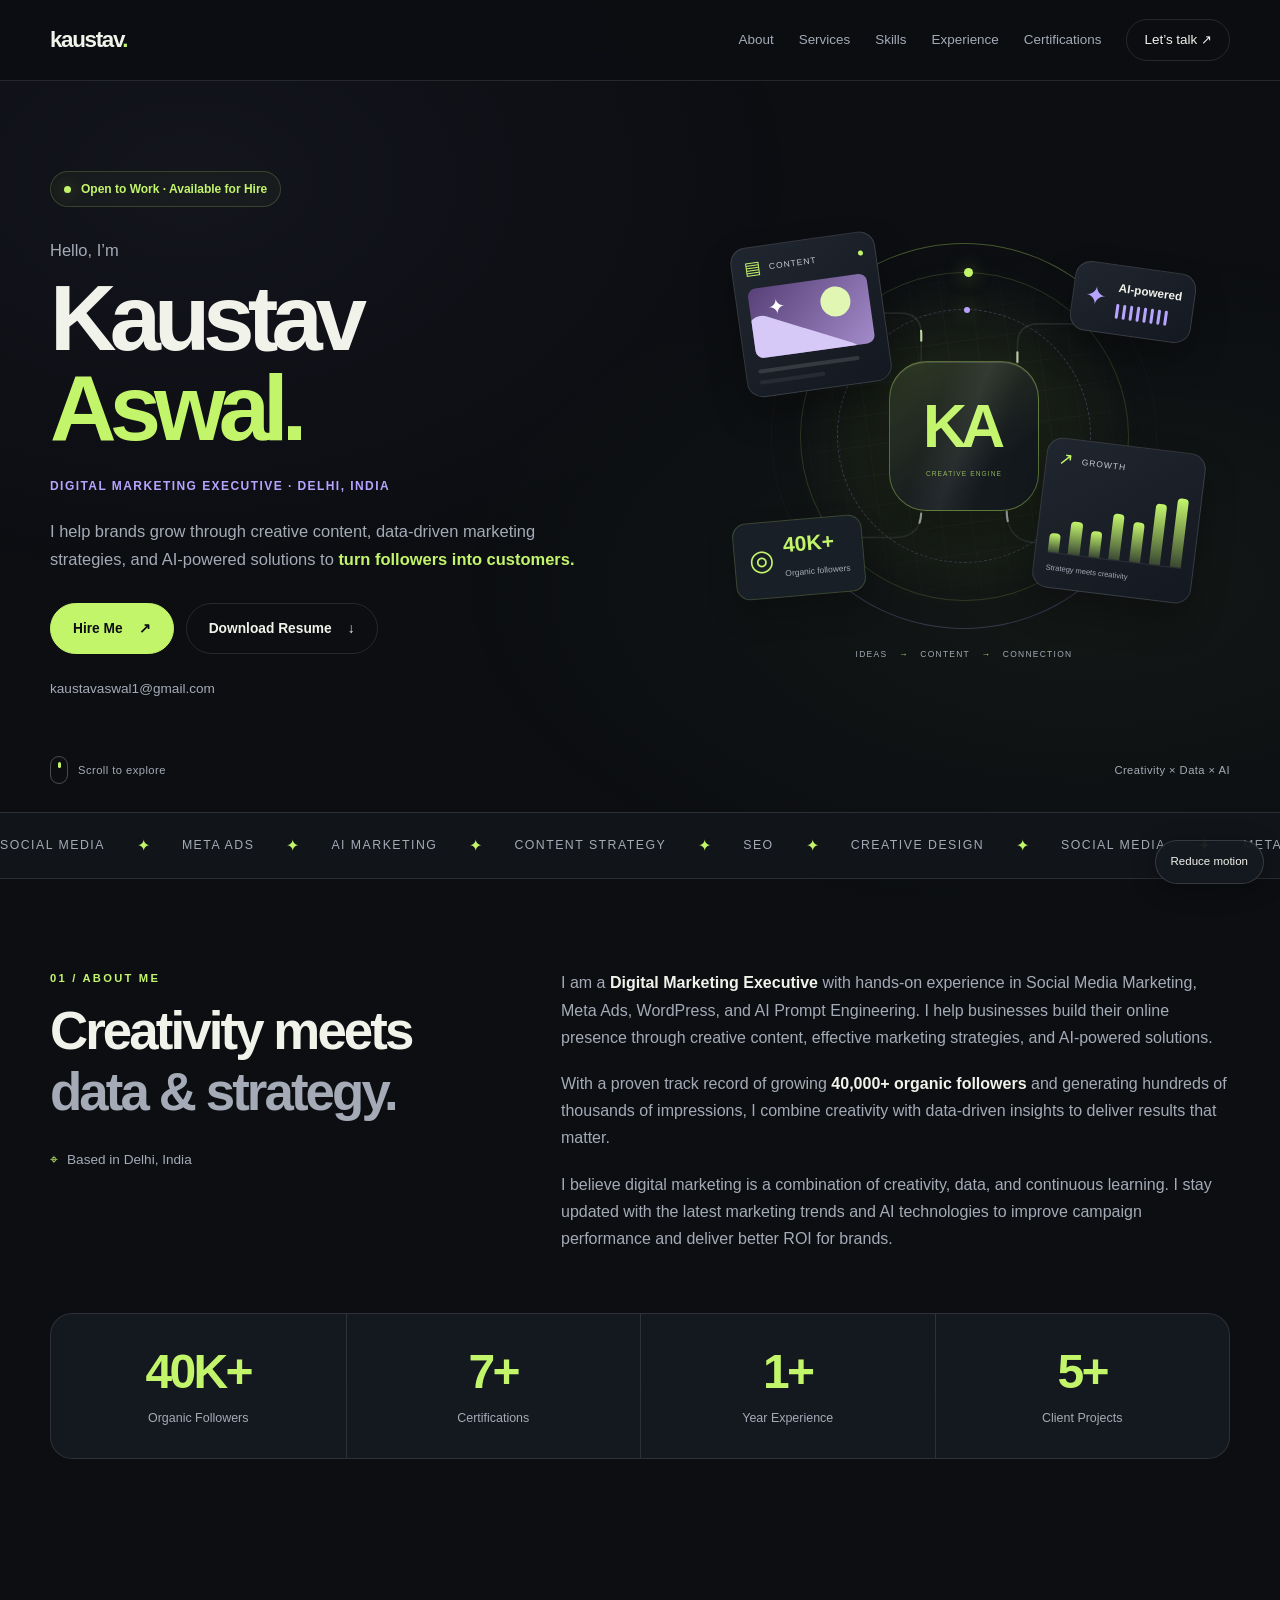
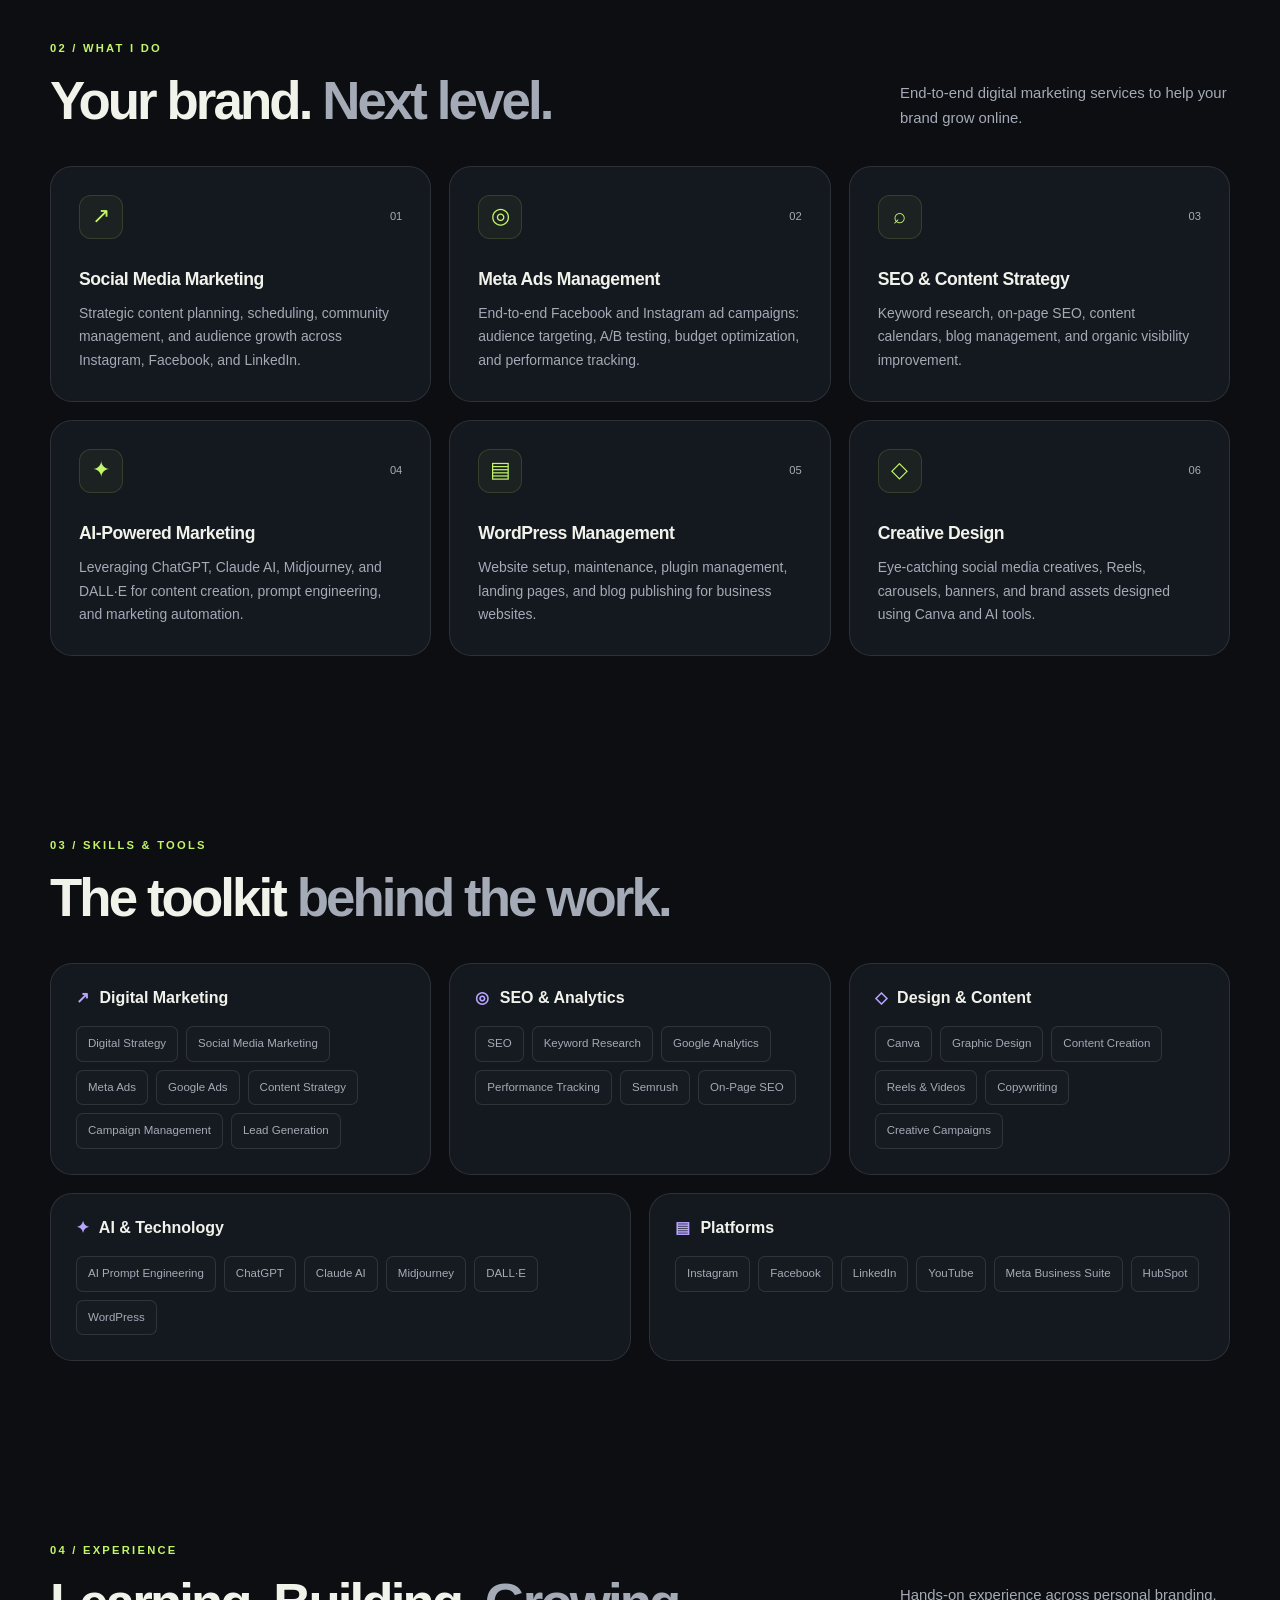
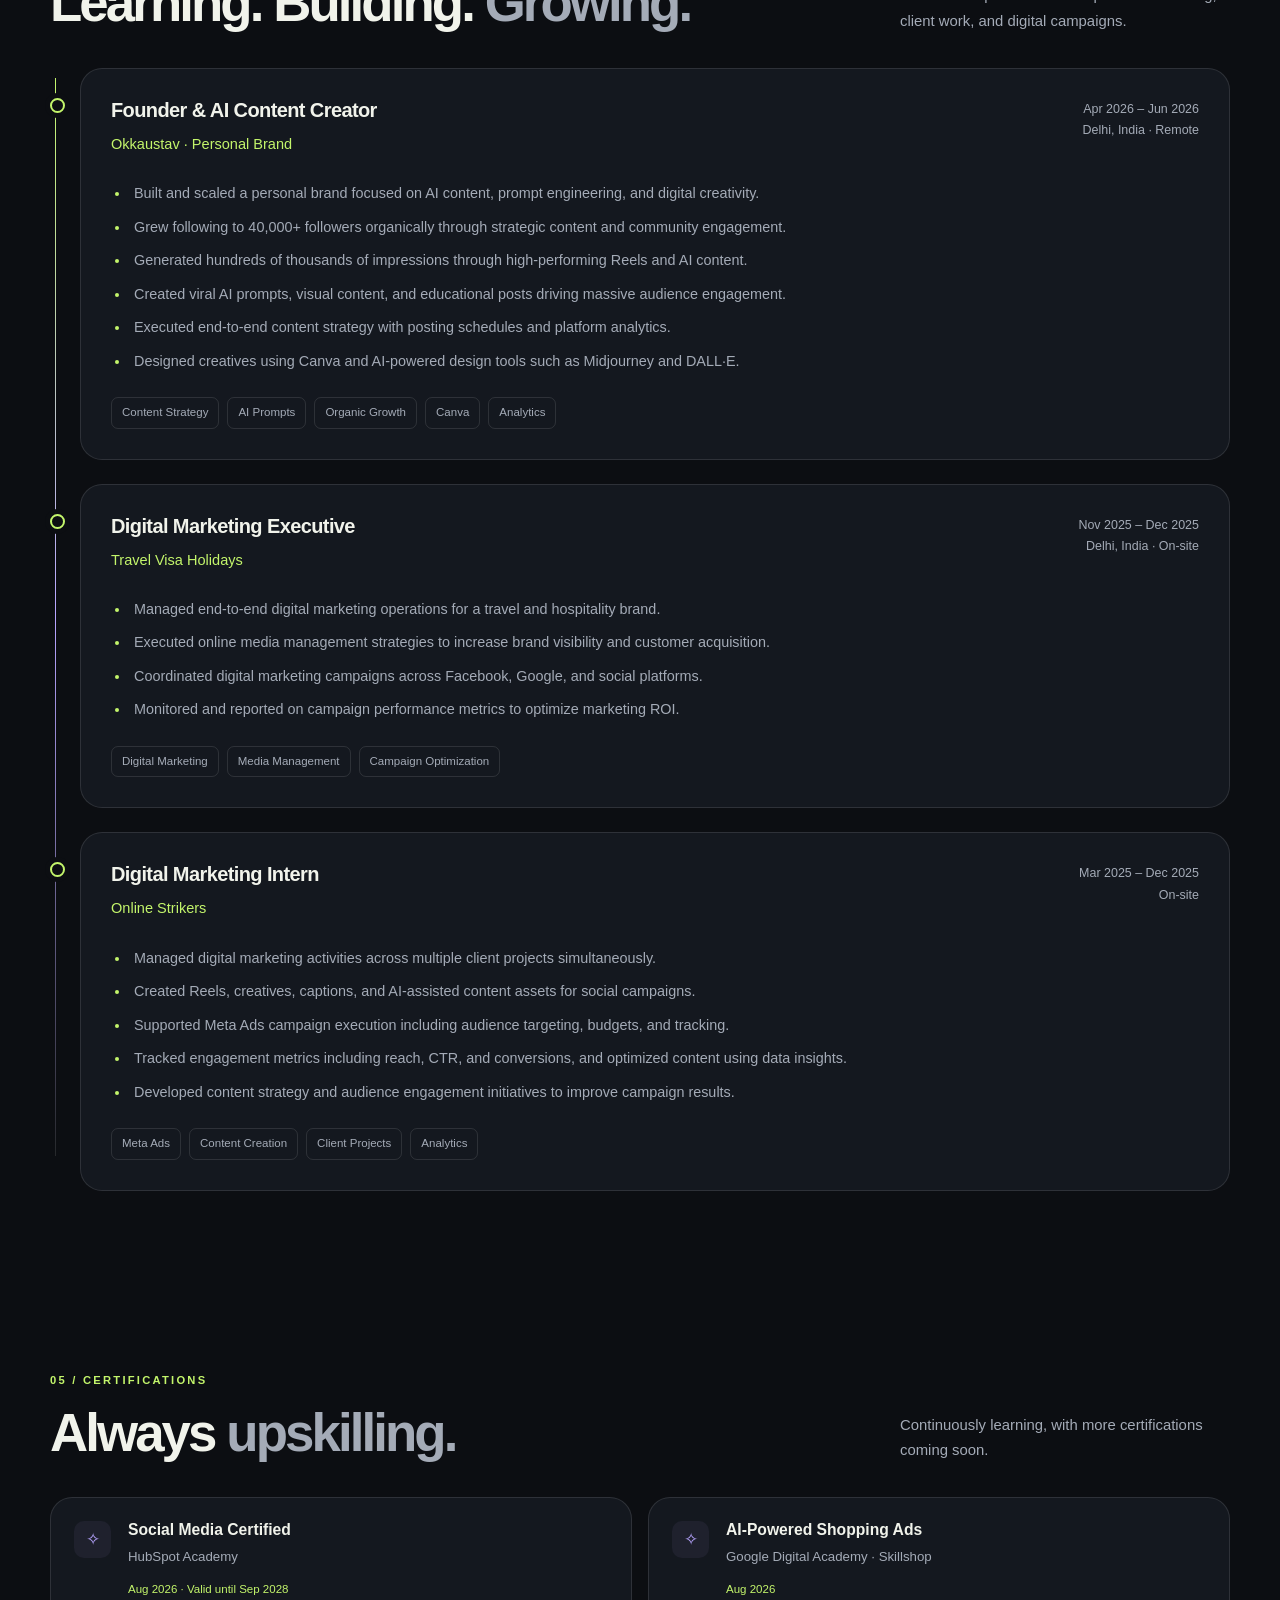
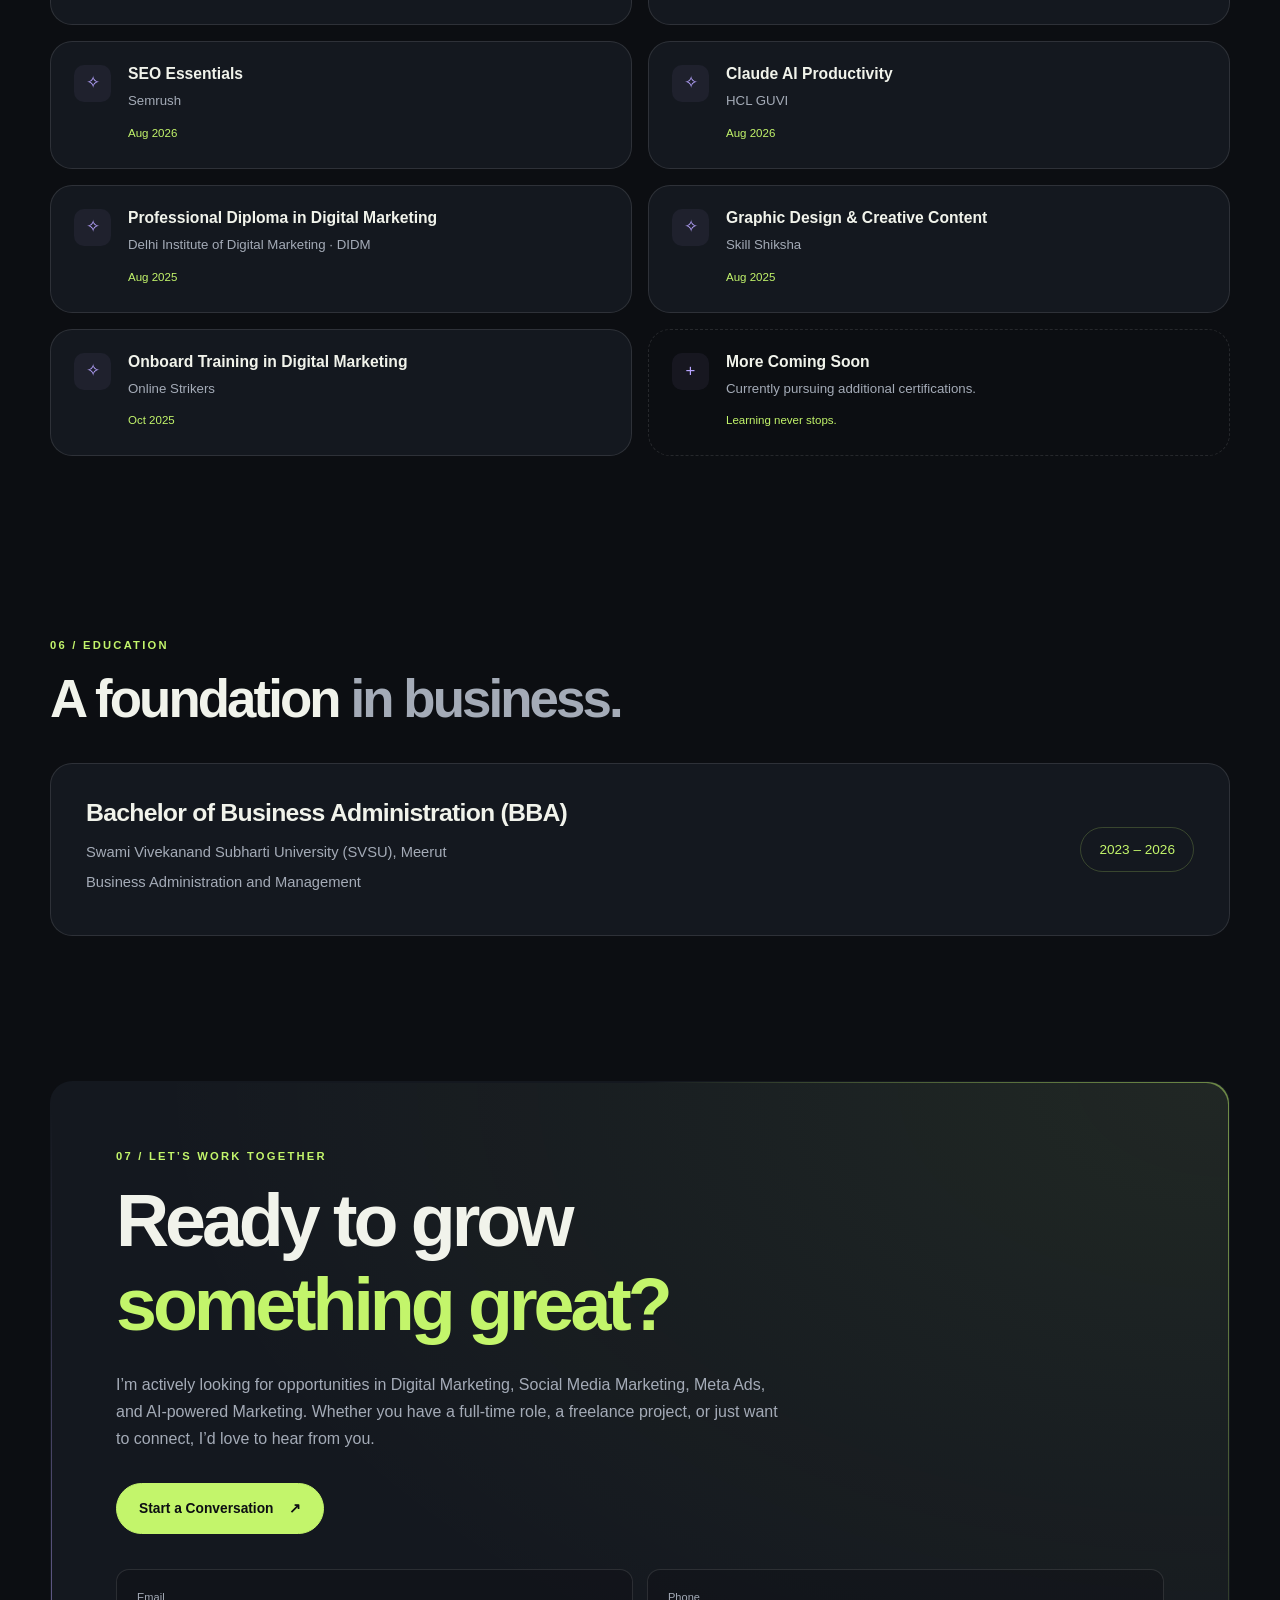
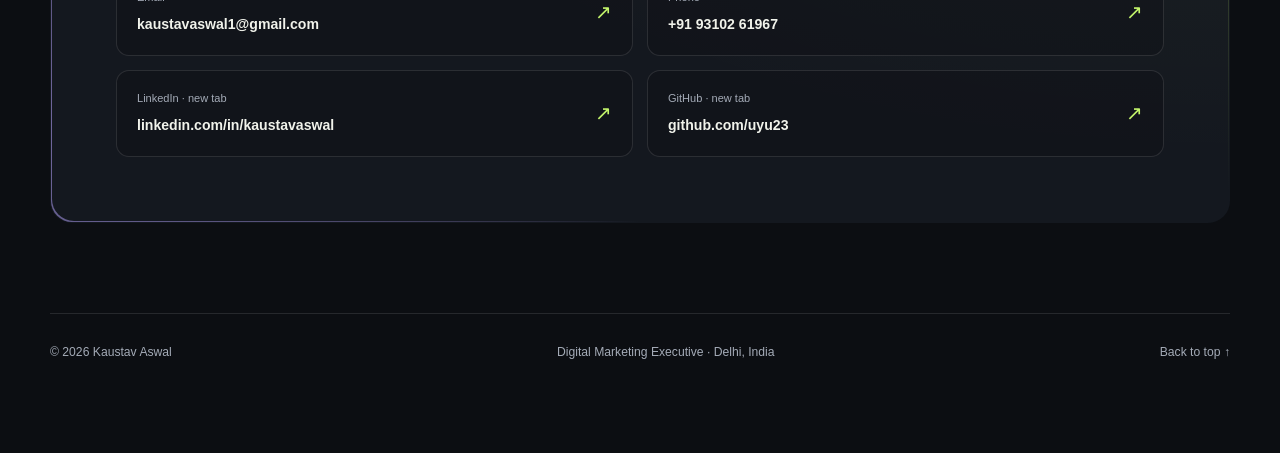
<file: index.html>
<!DOCTYPE html>
<html lang="en">
<head>
  <meta charset="UTF-8">
  <meta name="viewport" content="width=device-width, initial-scale=1">
  <meta name="theme-color" content="#0c0e12">
  <meta
    name="description"
    content="Kaustav Aswal — Digital Marketing Executive in Delhi. Social media marketing, Meta Ads, SEO, creative content, and AI-powered marketing."
  >
  <title>Kaustav Aswal | Digital Marketing & AI</title>
  <link rel="stylesheet" href="./style.css">
  <script src="./script.js" defer></script>
</head>

<body>
  <a class="skip-link" href="#main">Skip to content</a>
  <div class="reading-progress" aria-hidden="true"></div>

  <header class="site-header">
    <nav class="nav container" aria-label="Main navigation">
      <a class="logo" href="#home" aria-label="Kaustav Aswal — home">
        kaustav<span>.</span>
      </a>

      <div class="nav-links">
        <a href="#about">About</a>
        <a href="#services">Services</a>
        <a href="#skills">Skills</a>
        <a href="#experience">Experience</a>
        <a href="#certifications">Certifications</a>
        <a href="#contact" class="nav-cta">Let’s talk ↗</a>
      </div>
    </nav>
  </header>

  <main id="main">
    <!-- ================= HERO ================= -->
    <section class="hero" id="home" aria-labelledby="hero-title">
      <div class="container hero-grid">
        <div class="hero-copy">
          <div class="availability">
            <span class="status-dot" aria-hidden="true"></span>
            Open to Work · Available for Hire
          </div>

          <p class="hello">Hello, I’m</p>

          <h1 id="hero-title">
            Kaustav
            <span>Aswal.</span>
          </h1>

          <p class="hero-role">
            Digital Marketing Executive · Delhi, India
          </p>

          <p class="hero-description">
            I help brands grow through creative content, data-driven
            marketing strategies, and AI-powered solutions to
            <strong>turn followers into customers.</strong>
          </p>

          <div class="button-group">
            <a
              class="button button-primary magnetic"
              href="mailto:kaustavaswal1@gmail.com?subject=Work%20opportunity"
            >
              Hire Me <span aria-hidden="true">↗</span>
            </a>

            <!-- Add your actual PDF alongside these files. -->
            <a class="button magnetic" href="./resume.pdf" download>
              Download Resume <span aria-hidden="true">↓</span>
            </a>
          </div>

          <a class="hero-email" href="mailto:kaustavaswal1@gmail.com">
            kaustavaswal1@gmail.com
          </a>
        </div>

        <!-- Decorative motion graphics, not an analytics dashboard. -->
        <div class="motion-stage" aria-hidden="true">
          <div class="stage-glow"></div>
          <div class="stage-grid"></div>

          <svg class="network-lines" viewBox="0 0 440 440" fill="none">
            <defs>
              <linearGradient
                id="connection-gradient"
                x1="0" y1="0" x2="440" y2="440"
                gradientUnits="userSpaceOnUse"
              >
                <stop stop-color="#c3f56b"/>
                <stop offset="1" stop-color="#b7a4ff"/>
              </linearGradient>
            </defs>

            <path
              class="network-base"
              d="M95 105H160Q180 105 180 125V180
                 M345 115H290Q270 115 270 135V180
                 M90 315H155Q180 315 180 290V260
                 M345 320H290Q260 320 260 290V260"
            />

            <path
              class="network-flow"
              d="M95 105H160Q180 105 180 125V180
                 M345 115H290Q270 115 270 135V180
                 M90 315H155Q180 315 180 290V260
                 M345 320H290Q260 320 260 290V260"
            />
          </svg>

          <div class="engine-ring ring-a"></div>
          <div class="engine-ring ring-b"></div>
          <div class="engine-ring ring-c"></div>

          <div class="engine-core">
            <div class="core-shine"></div>
            <span>KA</span>
            <small>CREATIVE ENGINE</small>
          </div>

          <div class="mini-card content-card">
            <div class="mini-heading">
              <span class="mini-icon">▤</span>
              CONTENT
              <span class="mini-light"></span>
            </div>

            <div class="content-preview">
              <div class="preview-sun"></div>
              <div class="preview-landscape"></div>
              <div class="preview-spark">✦</div>
            </div>

            <div class="skeleton-line long"></div>
            <div class="skeleton-line short"></div>
          </div>

          <div class="mini-card growth-card">
            <div class="mini-heading">
              <span class="mini-icon">↗</span>
              GROWTH
            </div>

            <div class="motion-bars">
              <i style="--bar:28%;--i:0"></i>
              <i style="--bar:48%;--i:1"></i>
              <i style="--bar:38%;--i:2"></i>
              <i style="--bar:67%;--i:3"></i>
              <i style="--bar:57%;--i:4"></i>
              <i style="--bar:88%;--i:5"></i>
              <i style="--bar:100%;--i:6"></i>
            </div>

            <div class="mini-footer">Strategy meets creativity</div>
          </div>

          <div class="mini-card ai-card">
            <span class="ai-star">✦</span>
            <div>
              <strong>AI-powered</strong>
              <div class="waveform">
                <i></i><i></i><i></i><i></i>
                <i></i><i></i><i></i><i></i>
              </div>
            </div>
          </div>

          <div class="audience-pill">
            <span class="audience-symbol">◎</span>
            <div>
              <strong>40K+</strong>
              <small>Organic followers</small>
            </div>
          </div>

          <span class="stage-caption">
            IDEAS <b>→</b> CONTENT <b>→</b> CONNECTION
          </span>
        </div>
      </div>

      <div class="container hero-bottom">
        <a class="scroll-cue" href="#about">
          <span class="scroll-mouse" aria-hidden="true"><i></i></span>
          Scroll to explore
        </a>
        <span>Creativity × Data × AI</span>
      </div>
    </section>

    <!-- Decorative; skills are listed accessibly below. -->
    <div class="ticker" aria-hidden="true">
      <div class="ticker-track">
        <div class="ticker-group">
          <span>Social Media</span><b>✦</b>
          <span>Meta Ads</span><b>✦</b>
          <span>AI Marketing</span><b>✦</b>
          <span>Content Strategy</span><b>✦</b>
          <span>SEO</span><b>✦</b>
          <span>Creative Design</span><b>✦</b>
        </div>
        <div class="ticker-group">
          <span>Social Media</span><b>✦</b>
          <span>Meta Ads</span><b>✦</b>
          <span>AI Marketing</span><b>✦</b>
          <span>Content Strategy</span><b>✦</b>
          <span>SEO</span><b>✦</b>
          <span>Creative Design</span><b>✦</b>
        </div>
      </div>
    </div>

    <!-- ================= ABOUT ================= -->
    <section class="section container" id="about" aria-labelledby="about-title">
      <div class="about-grid">
        <div class="about-heading reveal">
          <span class="eyebrow">01 / About Me</span>
          <h2 id="about-title">
            Creativity meets<br>
            <em>data & strategy.</em>
          </h2>
          <p class="location">
            <span aria-hidden="true">⌖</span> Based in Delhi, India
          </p>
        </div>

        <div class="about-copy reveal">
          <p>
            I am a <strong>Digital Marketing Executive</strong> with
            hands-on experience in Social Media Marketing, Meta Ads,
            WordPress, and AI Prompt Engineering. I help businesses
            build their online presence through creative content,
            effective marketing strategies, and AI-powered solutions.
          </p>
          <p>
            With a proven track record of growing
            <strong>40,000+ organic followers</strong> and generating
            hundreds of thousands of impressions, I combine creativity
            with data-driven insights to deliver results that matter.
          </p>
          <p>
            I believe digital marketing is a combination of creativity,
            data, and continuous learning. I stay updated with the latest
            marketing trends and AI technologies to improve campaign
            performance and deliver better ROI for brands.
          </p>
        </div>
      </div>

      <div class="stats panel reveal">
        <div class="stat">
          <strong data-count="40" data-suffix="K+">40K+</strong>
          <span>Organic Followers</span>
        </div>
        <div class="stat">
          <strong data-count="7" data-suffix="+">7+</strong>
          <span>Certifications</span>
        </div>
        <div class="stat">
          <strong data-count="1" data-suffix="+">1+</strong>
          <span>Year Experience</span>
        </div>
        <div class="stat">
          <strong data-count="5" data-suffix="+">5+</strong>
          <span>Client Projects</span>
        </div>
      </div>
    </section>

    <!-- ================= SERVICES ================= -->
    <section class="section container" id="services" aria-labelledby="services-title">
      <div class="section-heading reveal">
        <div>
          <span class="eyebrow">02 / What I Do</span>
          <h2 id="services-title">Your brand. <em>Next level.</em></h2>
        </div>
        <p>
          End-to-end digital marketing services to help your brand grow online.
        </p>
      </div>

      <div class="services-grid stagger-grid">
        <article class="service panel motion-card reveal">
          <div class="service-top">
            <span class="service-icon" aria-hidden="true">↗</span>
            <span class="service-number">01</span>
          </div>
          <h3>Social Media Marketing</h3>
          <p>
            Strategic content planning, scheduling, community management,
            and audience growth across Instagram, Facebook, and LinkedIn.
          </p>
        </article>

        <article class="service panel motion-card reveal">
          <div class="service-top">
            <span class="service-icon" aria-hidden="true">◎</span>
            <span class="service-number">02</span>
          </div>
          <h3>Meta Ads Management</h3>
          <p>
            End-to-end Facebook and Instagram ad campaigns: audience
            targeting, A/B testing, budget optimization, and performance tracking.
          </p>
        </article>

        <article class="service panel motion-card reveal">
          <div class="service-top">
            <span class="service-icon" aria-hidden="true">⌕</span>
            <span class="service-number">03</span>
          </div>
          <h3>SEO & Content Strategy</h3>
          <p>
            Keyword research, on-page SEO, content calendars, blog
            management, and organic visibility improvement.
          </p>
        </article>

        <article class="service panel motion-card reveal">
          <div class="service-top">
            <span class="service-icon" aria-hidden="true">✦</span>
            <span class="service-number">04</span>
          </div>
          <h3>AI-Powered Marketing</h3>
          <p>
            Leveraging ChatGPT, Claude AI, Midjourney, and DALL·E for
            content creation, prompt engineering, and marketing automation.
          </p>
        </article>

        <article class="service panel motion-card reveal">
          <div class="service-top">
            <span class="service-icon" aria-hidden="true">▤</span>
            <span class="service-number">05</span>
          </div>
          <h3>WordPress Management</h3>
          <p>
            Website setup, maintenance, plugin management, landing
            pages, and blog publishing for business websites.
          </p>
        </article>

        <article class="service panel motion-card reveal">
          <div class="service-top">
            <span class="service-icon" aria-hidden="true">◇</span>
            <span class="service-number">06</span>
          </div>
          <h3>Creative Design</h3>
          <p>
            Eye-catching social media creatives, Reels, carousels,
            banners, and brand assets designed using Canva and AI tools.
          </p>
        </article>
      </div>
    </section>

    <!-- ================= SKILLS ================= -->
    <section class="section container" id="skills" aria-labelledby="skills-title">
      <div class="section-heading reveal">
        <div>
          <span class="eyebrow">03 / Skills & Tools</span>
          <h2 id="skills-title">The toolkit <em>behind the work.</em></h2>
        </div>
      </div>

      <div class="skills-grid stagger-grid">
        <article class="skill-card panel motion-card reveal">
          <h3><span aria-hidden="true">↗</span> Digital Marketing</h3>
          <div class="tags">
            <span>Digital Strategy</span>
            <span>Social Media Marketing</span>
            <span>Meta Ads</span>
            <span>Google Ads</span>
            <span>Content Strategy</span>
            <span>Campaign Management</span>
            <span>Lead Generation</span>
          </div>
        </article>

        <article class="skill-card panel motion-card reveal">
          <h3><span aria-hidden="true">◎</span> SEO & Analytics</h3>
          <div class="tags">
            <span>SEO</span>
            <span>Keyword Research</span>
            <span>Google Analytics</span>
            <span>Performance Tracking</span>
            <span>Semrush</span>
            <span>On-Page SEO</span>
          </div>
        </article>

        <article class="skill-card panel motion-card reveal">
          <h3><span aria-hidden="true">◇</span> Design & Content</h3>
          <div class="tags">
            <span>Canva</span>
            <span>Graphic Design</span>
            <span>Content Creation</span>
            <span>Reels & Videos</span>
            <span>Copywriting</span>
            <span>Creative Campaigns</span>
          </div>
        </article>

        <article class="skill-card panel motion-card reveal">
          <h3><span aria-hidden="true">✦</span> AI & Technology</h3>
          <div class="tags">
            <span>AI Prompt Engineering</span>
            <span>ChatGPT</span>
            <span>Claude AI</span>
            <span>Midjourney</span>
            <span>DALL·E</span>
            <span>WordPress</span>
          </div>
        </article>

        <article class="skill-card panel motion-card reveal">
          <h3><span aria-hidden="true">▤</span> Platforms</h3>
          <div class="tags">
            <span>Instagram</span>
            <span>Facebook</span>
            <span>LinkedIn</span>
            <span>YouTube</span>
            <span>Meta Business Suite</span>
            <span>HubSpot</span>
          </div>
        </article>
      </div>
    </section>

    <!-- ================= EXPERIENCE ================= -->
    <section class="section container" id="experience" aria-labelledby="experience-title">
      <div class="section-heading reveal">
        <div>
          <span class="eyebrow">04 / Experience</span>
          <h2 id="experience-title">Learning. Building. <em>Growing.</em></h2>
        </div>
        <p>
          Hands-on experience across personal branding, client work,
          and digital campaigns.
        </p>
      </div>

      <div class="timeline">
        <article class="job reveal">
          <div class="job-inner panel">
            <div class="job-heading">
              <div>
                <h3>Founder & AI Content Creator</h3>
                <span class="company">Okkaustav · Personal Brand</span>
              </div>
              <div class="job-meta">
                <span>Apr 2026 – Jun 2026</span>
                <span>Delhi, India · Remote</span>
              </div>
            </div>

            <ul>
              <li>Built and scaled a personal brand focused on AI content, prompt engineering, and digital creativity.</li>
              <li>Grew following to 40,000+ followers organically through strategic content and community engagement.</li>
              <li>Generated hundreds of thousands of impressions through high-performing Reels and AI content.</li>
              <li>Created viral AI prompts, visual content, and educational posts driving massive audience engagement.</li>
              <li>Executed end-to-end content strategy with posting schedules and platform analytics.</li>
              <li>Designed creatives using Canva and AI-powered design tools such as Midjourney and DALL·E.</li>
            </ul>

            <div class="tags">
              <span>Content Strategy</span>
              <span>AI Prompts</span>
              <span>Organic Growth</span>
              <span>Canva</span>
              <span>Analytics</span>
            </div>
          </div>
        </article>

        <article class="job reveal">
          <div class="job-inner panel">
            <div class="job-heading">
              <div>
                <h3>Digital Marketing Executive</h3>
                <span class="company">Travel Visa Holidays</span>
              </div>
              <div class="job-meta">
                <span>Nov 2025 – Dec 2025</span>
                <span>Delhi, India · On-site</span>
              </div>
            </div>

            <ul>
              <li>Managed end-to-end digital marketing operations for a travel and hospitality brand.</li>
              <li>Executed online media management strategies to increase brand visibility and customer acquisition.</li>
              <li>Coordinated digital marketing campaigns across Facebook, Google, and social platforms.</li>
              <li>Monitored and reported on campaign performance metrics to optimize marketing ROI.</li>
            </ul>

            <div class="tags">
              <span>Digital Marketing</span>
              <span>Media Management</span>
              <span>Campaign Optimization</span>
            </div>
          </div>
        </article>

        <article class="job reveal">
          <div class="job-inner panel">
            <div class="job-heading">
              <div>
                <h3>Digital Marketing Intern</h3>
                <span class="company">Online Strikers</span>
              </div>
              <div class="job-meta">
                <span>Mar 2025 – Dec 2025</span>
                <span>On-site</span>
              </div>
            </div>

            <ul>
              <li>Managed digital marketing activities across multiple client projects simultaneously.</li>
              <li>Created Reels, creatives, captions, and AI-assisted content assets for social campaigns.</li>
              <li>Supported Meta Ads campaign execution including audience targeting, budgets, and tracking.</li>
              <li>Tracked engagement metrics including reach, CTR, and conversions, and optimized content using data insights.</li>
              <li>Developed content strategy and audience engagement initiatives to improve campaign results.</li>
            </ul>

            <div class="tags">
              <span>Meta Ads</span>
              <span>Content Creation</span>
              <span>Client Projects</span>
              <span>Analytics</span>
            </div>
          </div>
        </article>
      </div>
    </section>

    <!-- ================= CERTIFICATIONS ================= -->
    <section class="section container" id="certifications" aria-labelledby="cert-title">
      <div class="section-heading reveal">
        <div>
          <span class="eyebrow">05 / Certifications</span>
          <h2 id="cert-title">Always <em>upskilling.</em></h2>
        </div>
        <p>Continuously learning, with more certifications coming soon.</p>
      </div>

      <div class="cert-grid stagger-grid">
        <article class="cert panel motion-card reveal">
          <span class="cert-symbol" aria-hidden="true">✧</span>
          <div>
            <h3>Social Media Certified</h3>
            <p>HubSpot Academy</p>
            <small>Aug 2026 · Valid until Sep 2028</small>
          </div>
        </article>

        <article class="cert panel motion-card reveal">
          <span class="cert-symbol" aria-hidden="true">✧</span>
          <div>
            <h3>AI-Powered Shopping Ads</h3>
            <p>Google Digital Academy · Skillshop</p>
            <small>Aug 2026</small>
          </div>
        </article>

        <article class="cert panel motion-card reveal">
          <span class="cert-symbol" aria-hidden="true">✧</span>
          <div>
            <h3>SEO Essentials</h3>
            <p>Semrush</p>
            <small>Aug 2026</small>
          </div>
        </article>

        <article class="cert panel motion-card reveal">
          <span class="cert-symbol" aria-hidden="true">✧</span>
          <div>
            <h3>Claude AI Productivity</h3>
            <p>HCL GUVI</p>
            <small>Aug 2026</small>
          </div>
        </article>

        <article class="cert panel motion-card reveal">
          <span class="cert-symbol" aria-hidden="true">✧</span>
          <div>
            <h3>Professional Diploma in Digital Marketing</h3>
            <p>Delhi Institute of Digital Marketing · DIDM</p>
            <small>Aug 2025</small>
          </div>
        </article>

        <article class="cert panel motion-card reveal">
          <span class="cert-symbol" aria-hidden="true">✧</span>
          <div>
            <h3>Graphic Design & Creative Content</h3>
            <p>Skill Shiksha</p>
            <small>Aug 2025</small>
          </div>
        </article>

        <article class="cert panel motion-card reveal">
          <span class="cert-symbol" aria-hidden="true">✧</span>
          <div>
            <h3>Onboard Training in Digital Marketing</h3>
            <p>Online Strikers</p>
            <small>Oct 2025</small>
          </div>
        </article>

        <article class="cert upcoming panel reveal">
          <span class="cert-symbol" aria-hidden="true">+</span>
          <div>
            <h3>More Coming Soon</h3>
            <p>Currently pursuing additional certifications.</p>
            <small>Learning never stops.</small>
          </div>
        </article>
      </div>
    </section>

    <!-- ================= EDUCATION ================= -->
    <section class="section container" id="education" aria-labelledby="education-title">
      <div class="section-heading reveal">
        <div>
          <span class="eyebrow">06 / Education</span>
          <h2 id="education-title">A foundation <em>in business.</em></h2>
        </div>
      </div>

      <article class="education-card panel reveal">
        <div>
          <h3>Bachelor of Business Administration (BBA)</h3>
          <p>Swami Vivekanand Subharti University (SVSU), Meerut</p>
          <p>Business Administration and Management</p>
        </div>
        <span class="education-date">2023 – 2026</span>
      </article>
    </section>

    <!-- ================= CONTACT ================= -->
    <section class="section container" id="contact" aria-labelledby="contact-title">
      <div class="contact-box panel reveal">
        <span class="eyebrow">07 / Let’s Work Together</span>

        <h2 id="contact-title">
          Ready to grow<br>
          <span>something great?</span>
        </h2>

        <p class="contact-copy">
          I’m actively looking for opportunities in Digital Marketing,
          Social Media Marketing, Meta Ads, and AI-powered Marketing.
          Whether you have a full-time role, a freelance project, or just
          want to connect, I’d love to hear from you.
        </p>

        <div class="button-group">
          <a
            class="button button-primary magnetic"
            href="mailto:kaustavaswal1@gmail.com"
          >
            Start a Conversation <span aria-hidden="true">↗</span>
          </a>
        </div>

        <div class="contact-links">
          <a class="contact-link" href="mailto:kaustavaswal1@gmail.com">
            <span>
              <small>Email</small>
              <strong>kaustavaswal1@gmail.com</strong>
            </span>
            <span aria-hidden="true">↗</span>
          </a>

          <a class="contact-link" href="tel:+919310261967">
            <span>
              <small>Phone</small>
              <strong>+91 93102 61967</strong>
            </span>
            <span aria-hidden="true">↗</span>
          </a>

          <a
            class="contact-link"
            href="https://www.linkedin.com/in/kaustavaswal"
            target="_blank"
            rel="noopener noreferrer"
          >
            <span>
              <small>LinkedIn · new tab</small>
              <strong>linkedin.com/in/kaustavaswal</strong>
            </span>
            <span aria-hidden="true">↗</span>
          </a>

          <a
            class="contact-link"
            href="https://github.com/uyu23"
            target="_blank"
            rel="noopener noreferrer"
          >
            <span>
              <small>GitHub · new tab</small>
              <strong>github.com/uyu23</strong>
            </span>
            <span aria-hidden="true">↗</span>
          </a>
        </div>
      </div>
    </section>
  </main>

  <footer class="site-footer container">
    <p>© <span id="year">2026</span> Kaustav Aswal</p>
    <p>Digital Marketing Executive · Delhi, India</p>
    <a href="#home">Back to top ↑</a>
  </footer>

  <button
    id="motion-toggle"
    class="motion-toggle"
    type="button"
    aria-pressed="false"
    hidden
  >
    Reduce motion
  </button>
</body>
</html>
</file>
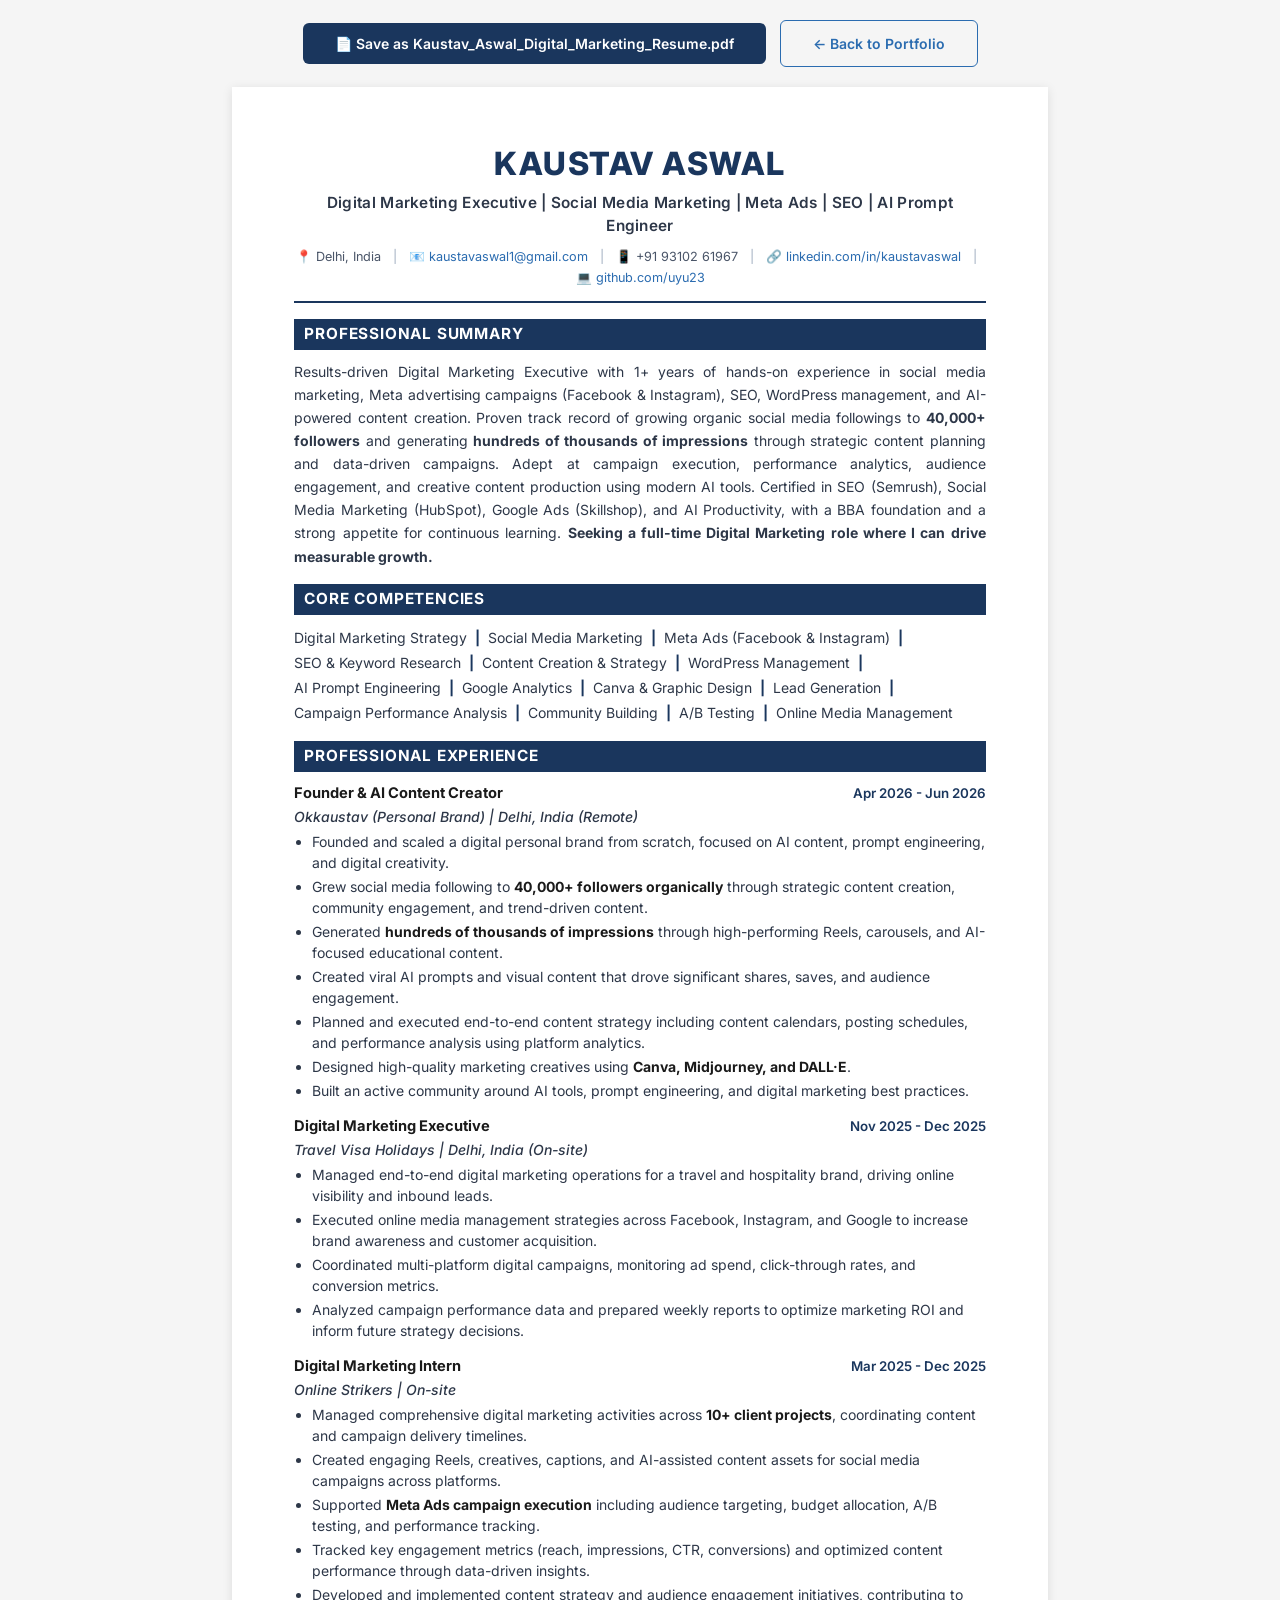
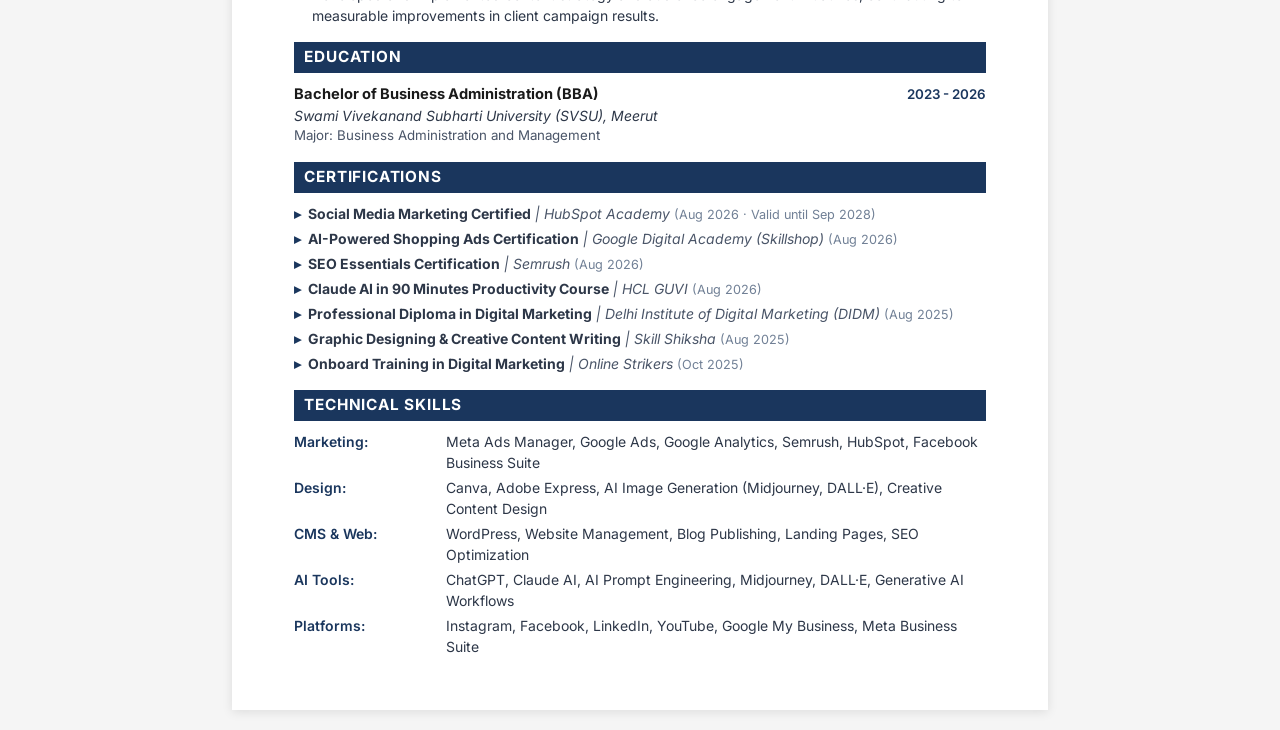
<file: resume/index.html>
<!DOCTYPE html>
<html lang="en">
<head>
    <meta charset="UTF-8">
    <meta name="viewport" content="width=device-width, initial-scale=1.0">
    <title>Kaustav Aswal - Digital Marketing Executive Resume</title>
    <meta name="description" content="ATS-optimized resume of Kaustav Aswal - Digital Marketing Executive specializing in Social Media Marketing, Meta Ads, SEO, WordPress, and AI Prompt Engineering.">
    <style>
        @import url('https://fonts.googleapis.com/css2?family=Inter:wght@400;500;600;700&display=swap');

        * { margin: 0; padding: 0; box-sizing: border-box; }

        body {
            font-family: 'Inter', 'Calibri', 'Arial', sans-serif;
            font-size: 11pt;
            line-height: 1.5;
            color: #1a1a1a;
            background: #f5f5f5;
        }

        .resume-container {
            max-width: 8.5in;
            margin: 20px auto;
            background: #ffffff;
            padding: 0.55in 0.65in;
            box-shadow: 0 2px 10px rgba(0,0,0,0.1);
        }

        .resume-header {
            text-align: center;
            margin-bottom: 14px;
            padding-bottom: 12px;
            border-bottom: 2.5px solid #1a365d;
        }

        h1 {
            font-size: 24pt;
            font-weight: 800;
            color: #1a365d;
            letter-spacing: 1.5px;
            text-transform: uppercase;
            margin-bottom: 4px;
        }

        .headline {
            font-size: 11.5pt;
            font-weight: 600;
            color: #2d3748;
            margin-bottom: 8px;
            letter-spacing: 0.3px;
        }

        .contact-info {
            font-size: 9.5pt;
            color: #4a5568;
            line-height: 1.7;
        }

        .contact-info a {
            color: #2b6cb0;
            text-decoration: none;
        }

        .contact-info .separator {
            margin: 0 8px;
            color: #a0aec0;
        }

        h2 {
            font-size: 11.5pt;
            font-weight: 700;
            color: #ffffff;
            text-transform: uppercase;
            letter-spacing: 0.8px;
            background: #1a365d;
            padding: 4px 10px;
            margin-top: 16px;
            margin-bottom: 10px;
        }

        .summary {
            font-size: 10.5pt;
            color: #2d3748;
            line-height: 1.65;
            text-align: justify;
        }

        .competencies {
            display: flex;
            flex-wrap: wrap;
            gap: 0;
            font-size: 10.5pt;
            color: #2d3748;
            line-height: 1.8;
        }

        .competencies span { white-space: nowrap; }
        .competencies .divider { margin: 0 8px; color: #1a365d; font-weight: bold; }

        .job { margin-bottom: 14px; }

        .job-header {
            display: flex;
            justify-content: space-between;
            align-items: baseline;
            flex-wrap: wrap;
            margin-bottom: 2px;
        }

        .job-title {
            font-size: 11pt;
            font-weight: 700;
            color: #1a1a1a;
        }

        .job-date {
            font-size: 10pt;
            font-weight: 600;
            color: #1a365d;
        }

        .job-company {
            font-size: 10.5pt;
            font-weight: 500;
            color: #2d3748;
            font-style: italic;
            margin-bottom: 4px;
        }

        .job ul {
            padding-left: 18px;
            margin-top: 4px;
        }

        .job li {
            font-size: 10.5pt;
            color: #2d3748;
            margin-bottom: 3px;
            line-height: 1.5;
        }

        .job li strong { color: #1a1a1a; }

        .edu-header {
            display: flex;
            justify-content: space-between;
            align-items: baseline;
            flex-wrap: wrap;
        }

        .edu-degree { font-size: 11pt; font-weight: 700; color: #1a1a1a; }
        .edu-date { font-size: 10pt; font-weight: 600; color: #1a365d; }

        .edu-school {
            font-size: 10.5pt;
            color: #2d3748;
            font-style: italic;
        }

        .edu-field { font-size: 10pt; color: #4a5568; }

        .cert-list { list-style: none; padding: 0; }

        .cert-list li {
            font-size: 10.5pt;
            color: #2d3748;
            margin-bottom: 4px;
            padding-left: 14px;
            position: relative;
        }

        .cert-list li::before {
            content: "▸";
            position: absolute;
            left: 0;
            color: #1a365d;
            font-weight: bold;
        }

        .cert-issuer { color: #4a5568; font-style: italic; }
        .cert-date { color: #718096; font-size: 9.5pt; }

        .skills-grid {
            display: grid;
            grid-template-columns: 140px 1fr;
            gap: 4px 12px;
            font-size: 10.5pt;
        }

        .skill-category { font-weight: 600; color: #1a365d; }
        .skill-items { color: #2d3748; }

        .print-controls {
            text-align: center;
            margin: 20px auto;
            max-width: 8.5in;
        }

        .btn-print {
            background: #1a365d;
            color: white;
            border: none;
            padding: 12px 32px;
            font-size: 14px;
            font-weight: 600;
            border-radius: 6px;
            cursor: pointer;
            font-family: 'Inter', sans-serif;
            transition: background 0.2s;
        }

        .btn-print:hover { background: #2b6cb0; }

        .btn-back {
            background: transparent;
            color: #2b6cb0;
            border: 1.5px solid #2b6cb0;
            padding: 12px 32px;
            font-size: 14px;
            font-weight: 600;
            border-radius: 6px;
            cursor: pointer;
            font-family: 'Inter', sans-serif;
            margin-left: 10px;
            text-decoration: none;
            display: inline-block;
            transition: all 0.2s;
        }

        .btn-back:hover { background: #2b6cb0; color: white; }

        @media print {
            body { background: white; font-size: 10.5pt; }

            .resume-container {
                box-shadow: none;
                margin: 0;
                padding: 0.35in 0.5in;
                max-width: 100%;
            }

            .print-controls { display: none !important; }

            h1 { font-size: 22pt; }
            h2 { margin-top: 12px; page-break-after: avoid; }
            .job { page-break-inside: avoid; }
            a { color: #1a1a1a !important; text-decoration: none !important; }
        }

        @media screen and (max-width: 768px) {
            body { padding: 10px; }
            .resume-container { margin: 0 auto; padding: 24px 18px; }
            .job-header, .edu-header { flex-direction: column; gap: 2px; }
            .skills-grid { grid-template-columns: 1fr; gap: 4px; }
            .contact-info { font-size: 8.8pt; line-height: 1.8; }
            .contact-info .separator { margin: 0 4px; }
            h1 { font-size: 20pt; }
            .headline { font-size: 10.5pt; }
            .btn-print, .btn-back {
                width: 100%;
                max-width: 280px;
                margin: 4px 0;
                display: block;
            }
            .print-controls {
                display: flex;
                flex-direction: column;
                align-items: center;
                gap: 8px;
            }
        }

        @media screen and (max-width: 480px) {
            .resume-container { padding: 18px 14px; }
            h1 { font-size: 18pt; }
            h2 { font-size: 10.5pt; }
            .summary, .job li, .cert-list li, .skills-grid { font-size: 9.5pt; }
        }
    </style>
</head>
<body>

    <div class="print-controls">
        <button class="btn-print" onclick="window.print()">📄 Save as Kaustav_Aswal_Digital_Marketing_Resume.pdf</button>
        <a href="../index.html" class="btn-back">← Back to Portfolio</a>
    </div>

    <div class="resume-container">

        <header class="resume-header">
            <h1>Kaustav Aswal</h1>
            <div class="headline">Digital Marketing Executive | Social Media Marketing | Meta Ads | SEO | AI Prompt Engineer</div>
            <div class="contact-info">
                📍 Delhi, India
                <span class="separator">|</span>
                📧 <a href="mailto:kaustavaswal1@gmail.com">kaustavaswal1@gmail.com</a>
                <span class="separator">|</span>
                📱 +91 93102 61967
                <span class="separator">|</span>
                🔗 <a href="https://www.linkedin.com/in/kaustavaswal/" target="_blank">linkedin.com/in/kaustavaswal</a>
                <span class="separator">|</span>
                💻 <a href="https://github.com/uyu23" target="_blank">github.com/uyu23</a>
            </div>
        </header>

        <section>
            <h2>Professional Summary</h2>
            <p class="summary">
                Results-driven Digital Marketing Executive with 1+ years of hands-on experience in social media marketing,
                Meta advertising campaigns (Facebook &amp; Instagram), SEO, WordPress management, and AI-powered content creation.
                Proven track record of growing organic social media followings to <strong>40,000+ followers</strong> and generating
                <strong>hundreds of thousands of impressions</strong> through strategic content planning and data-driven campaigns.
                Adept at campaign execution, performance analytics, audience engagement, and creative content production
                using modern AI tools. Certified in SEO (Semrush), Social Media Marketing (HubSpot), Google Ads (Skillshop),
                and AI Productivity, with a BBA foundation and a strong appetite for continuous learning.
                <strong>Seeking a full-time Digital Marketing role where I can drive measurable growth.</strong>
            </p>
        </section>

        <section>
            <h2>Core Competencies</h2>
            <div class="competencies">
                <span>Digital Marketing Strategy</span><span class="divider">|</span>
                <span>Social Media Marketing</span><span class="divider">|</span>
                <span>Meta Ads (Facebook &amp; Instagram)</span><span class="divider">|</span>
                <span>SEO &amp; Keyword Research</span><span class="divider">|</span>
                <span>Content Creation &amp; Strategy</span><span class="divider">|</span>
                <span>WordPress Management</span><span class="divider">|</span>
                <span>AI Prompt Engineering</span><span class="divider">|</span>
                <span>Google Analytics</span><span class="divider">|</span>
                <span>Canva &amp; Graphic Design</span><span class="divider">|</span>
                <span>Lead Generation</span><span class="divider">|</span>
                <span>Campaign Performance Analysis</span><span class="divider">|</span>
                <span>Community Building</span><span class="divider">|</span>
                <span>A/B Testing</span><span class="divider">|</span>
                <span>Online Media Management</span>
            </div>
        </section>

        <section>
            <h2>Professional Experience</h2>

            <div class="job">
                <div class="job-header">
                    <span class="job-title">Founder &amp; AI Content Creator</span>
                    <span class="job-date">Apr 2026 - Jun 2026</span>
                </div>
                <div class="job-company">Okkaustav (Personal Brand) | Delhi, India (Remote)</div>
                <ul>
                    <li>Founded and scaled a digital personal brand from scratch, focused on AI content, prompt engineering, and digital creativity.</li>
                    <li>Grew social media following to <strong>40,000+ followers organically</strong> through strategic content creation, community engagement, and trend-driven content.</li>
                    <li>Generated <strong>hundreds of thousands of impressions</strong> through high-performing Reels, carousels, and AI-focused educational content.</li>
                    <li>Created viral AI prompts and visual content that drove significant shares, saves, and audience engagement.</li>
                    <li>Planned and executed end-to-end content strategy including content calendars, posting schedules, and performance analysis using platform analytics.</li>
                    <li>Designed high-quality marketing creatives using <strong>Canva, Midjourney, and DALL·E</strong>.</li>
                    <li>Built an active community around AI tools, prompt engineering, and digital marketing best practices.</li>
                </ul>
            </div>

            <div class="job">
                <div class="job-header">
                    <span class="job-title">Digital Marketing Executive</span>
                    <span class="job-date">Nov 2025 - Dec 2025</span>
                </div>
                <div class="job-company">Travel Visa Holidays | Delhi, India (On-site)</div>
                <ul>
                    <li>Managed end-to-end digital marketing operations for a travel and hospitality brand, driving online visibility and inbound leads.</li>
                    <li>Executed online media management strategies across Facebook, Instagram, and Google to increase brand awareness and customer acquisition.</li>
                    <li>Coordinated multi-platform digital campaigns, monitoring ad spend, click-through rates, and conversion metrics.</li>
                    <li>Analyzed campaign performance data and prepared weekly reports to optimize marketing ROI and inform future strategy decisions.</li>
                </ul>
            </div>

            <div class="job">
                <div class="job-header">
                    <span class="job-title">Digital Marketing Intern</span>
                    <span class="job-date">Mar 2025 - Dec 2025</span>
                </div>
                <div class="job-company">Online Strikers | On-site</div>
                <ul>
                    <li>Managed comprehensive digital marketing activities across <strong>10+ client projects</strong>, coordinating content and campaign delivery timelines.</li>
                    <li>Created engaging Reels, creatives, captions, and AI-assisted content assets for social media campaigns across platforms.</li>
                    <li>Supported <strong>Meta Ads campaign execution</strong> including audience targeting, budget allocation, A/B testing, and performance tracking.</li>
                    <li>Tracked key engagement metrics (reach, impressions, CTR, conversions) and optimized content performance through data-driven insights.</li>
                    <li>Developed and implemented content strategy and audience engagement initiatives, contributing to measurable improvements in client campaign results.</li>
                </ul>
            </div>
        </section>

        <section>
            <h2>Education</h2>
            <div class="edu-header">
                <span class="edu-degree">Bachelor of Business Administration (BBA)</span>
                <span class="edu-date">2023 - 2026</span>
            </div>
            <div class="edu-school">Swami Vivekanand Subharti University (SVSU), Meerut</div>
            <div class="edu-field">Major: Business Administration and Management</div>
        </section>

        <section>
            <h2>Certifications</h2>
            <ul class="cert-list">
                <li>
                    <strong>Social Media Marketing Certified</strong>
                    <span class="cert-issuer"> | HubSpot Academy</span>
                    <span class="cert-date"> (Aug 2026 · Valid until Sep 2028)</span>
                </li>
                <li>
                    <strong>AI-Powered Shopping Ads Certification</strong>
                    <span class="cert-issuer"> | Google Digital Academy (Skillshop)</span>
                    <span class="cert-date"> (Aug 2026)</span>
                </li>
                <li>
                    <strong>SEO Essentials Certification</strong>
                    <span class="cert-issuer"> | Semrush</span>
                    <span class="cert-date"> (Aug 2026)</span>
                </li>
                <li>
                    <strong>Claude AI in 90 Minutes Productivity Course</strong>
                    <span class="cert-issuer"> | HCL GUVI</span>
                    <span class="cert-date"> (Aug 2026)</span>
                </li>
                <li>
                    <strong>Professional Diploma in Digital Marketing</strong>
                    <span class="cert-issuer"> | Delhi Institute of Digital Marketing (DIDM)</span>
                    <span class="cert-date"> (Aug 2025)</span>
                </li>
                <li>
                    <strong>Graphic Designing &amp; Creative Content Writing</strong>
                    <span class="cert-issuer"> | Skill Shiksha</span>
                    <span class="cert-date"> (Aug 2025)</span>
                </li>
                <li>
                    <strong>Onboard Training in Digital Marketing</strong>
                    <span class="cert-issuer"> | Online Strikers</span>
                    <span class="cert-date"> (Oct 2025)</span>
                </li>
            </ul>
        </section>

        <section>
            <h2>Technical Skills</h2>
            <div class="skills-grid">
                <span class="skill-category">Marketing:</span>
                <span class="skill-items">Meta Ads Manager, Google Ads, Google Analytics, Semrush, HubSpot, Facebook Business Suite</span>

                <span class="skill-category">Design:</span>
                <span class="skill-items">Canva, Adobe Express, AI Image Generation (Midjourney, DALL·E), Creative Content Design</span>

                <span class="skill-category">CMS &amp; Web:</span>
                <span class="skill-items">WordPress, Website Management, Blog Publishing, Landing Pages, SEO Optimization</span>

                <span class="skill-category">AI Tools:</span>
                <span class="skill-items">ChatGPT, Claude AI, AI Prompt Engineering, Midjourney, DALL·E, Generative AI Workflows</span>

                <span class="skill-category">Platforms:</span>
                <span class="skill-items">Instagram, Facebook, LinkedIn, YouTube, Google My Business, Meta Business Suite</span>
            </div>
        </section>

    </div>

</body>
</html>
</file>
<file: style.css>
/* =========================================
   THEME & BASE
========================================= */
:root {
  color-scheme: dark;
  --bg: #0c0e12;
  --surface: #14181f;
  --text: #f1f3eb;
  --muted: #a4abb7;
  --accent: #c3f56b;
  --purple: #b7a4ff;
  --line: rgba(255, 255, 255, .11);
  --radius: 22px;
}

* {
  box-sizing: border-box;
}

html {
  scroll-behavior: smooth;
  scroll-padding-top: 110px;
}

body {
  margin: 0;
  isolation: isolate;
  background: var(--bg);
  color: var(--text);
  font-family: "Segoe UI", Arial, sans-serif;
  line-height: 1.7;
  -webkit-font-smoothing: antialiased;
}

body::before {
  content: "";
  position: fixed;
  inset: 0;
  z-index: -1;
  pointer-events: none;
  background:
    radial-gradient(ellipse at 15% 20%, #b7a4ff0c, transparent 40%),
    radial-gradient(ellipse at 85% 65%, #c3f56b0b, transparent 42%);
  animation: ambient-drift 18s ease-in-out infinite alternate;
}

a {
  color: inherit;
  text-decoration: none;
}

button {
  font: inherit;
}

h1, h2, h3, p {
  margin-top: 0;
}

h1, h2, h3 {
  line-height: 1.15;
}

::selection {
  background: var(--accent);
  color: var(--bg);
}

a:focus-visible,
button:focus-visible {
  outline: 3px solid var(--accent);
  outline-offset: 5px;
}

.container {
  width: min(1180px, calc(100% - 48px));
  margin-inline: auto;
}

.skip-link {
  position: fixed;
  left: 16px;
  top: -100px;
  z-index: 100;
  padding: 12px 18px;
  background: var(--accent);
  color: var(--bg);
  border-radius: 8px;
}

.skip-link:focus {
  top: 12px;
}

.reading-progress {
  position: fixed;
  inset: 0 0 auto;
  height: 3px;
  z-index: 80;
  background: var(--accent);
  transform: scaleX(0);
  transform-origin: left;
  pointer-events: none;
}

/* =========================================
   NAVIGATION
========================================= */
.site-header {
  position: sticky;
  top: 0;
  z-index: 50;
  background: rgba(12, 14, 18, .9);
  backdrop-filter: blur(18px);
  border-bottom: 1px solid var(--line);
}

.nav {
  min-height: 80px;
  display: flex;
  justify-content: space-between;
  align-items: center;
  gap: 24px;
}

.logo {
  flex-shrink: 0;
  font-size: 1.4rem;
  font-weight: 850;
  letter-spacing: -.06em;
}

.logo span {
  color: var(--accent);
}

.nav-links {
  display: flex;
  align-items: center;
  gap: 25px;
}

.nav-links a {
  position: relative;
  font-size: .84rem;
  color: var(--muted);
  white-space: nowrap;
  transition: color .2s;
}

.nav-links a:hover {
  color: var(--accent);
}

.nav-links a:not(.nav-cta)::after {
  content: "";
  position: absolute;
  bottom: -5px;
  left: 0;
  width: 100%;
  height: 1px;
  background: var(--accent);
  transform: scaleX(0);
  transform-origin: right;
  transition: transform .3s;
}

.nav-links a:hover::after,
.nav-links a:focus-visible::after {
  transform: scaleX(1);
  transform-origin: left;
}

.nav-links .nav-cta {
  padding: 9px 17px;
  border: 1px solid var(--line);
  border-radius: 99px;
  color: var(--text);
}

/* =========================================
   HERO
========================================= */
.hero {
  position: relative;
  overflow: hidden;
  padding: 90px 0 28px;
}

.hero-grid {
  display: grid;
  grid-template-columns: 1.15fr 1fr;
  align-items: center;
  gap: 35px;
}

.hero-copy {
  min-width: 0;
}

.availability {
  display: inline-flex;
  align-items: center;
  gap: 10px;
  padding: 7px 13px;
  border: 1px solid #c3f56b30;
  border-radius: 99px;
  background: #c3f56b09;
  color: var(--accent);
  font-size: .75rem;
  font-weight: 650;
}

.status-dot {
  width: 7px;
  height: 7px;
  flex-shrink: 0;
  border-radius: 50%;
  background: var(--accent);
  box-shadow: 0 0 15px #c3f56b77;
}

.hello {
  margin: 29px 0 10px;
  color: var(--muted);
  font-size: 1.03rem;
}

h1 {
  margin-bottom: 23px;
  font-size: clamp(3.5rem, 7.2vw, 6.5rem);
  font-weight: 850;
  line-height: .97;
  letter-spacing: -.075em;
}

h1 span {
  display: block;
  color: var(--accent);
}

.hero-role {
  color: var(--purple);
  font-size: .75rem;
  font-weight: 650;
  text-transform: uppercase;
  letter-spacing: .12em;
}

.hero-description {
  max-width: 560px;
  margin-block: 20px 0;
  color: var(--muted);
  font-size: 1.03rem;
}

.hero-description strong {
  color: var(--accent);
  font-weight: 650;
}

.button-group {
  display: flex;
  flex-wrap: wrap;
  gap: 12px;
  margin-top: 30px;
}

.button {
  display: inline-flex;
  justify-content: center;
  align-items: center;
  gap: 16px;
  padding: 13px 22px;
  border: 1px solid var(--line);
  border-radius: 99px;
  font-size: .86rem;
  font-weight: 700;
  translate: var(--magnet-x, 0px) var(--magnet-y, 0px);
  transition:
    translate .22s ease-out,
    transform .25s,
    background .25s,
    box-shadow .25s;
}

.button-primary {
  background: var(--accent);
  border-color: var(--accent);
  color: var(--bg);
}

.button > span {
  display: inline-block;
  transition: transform .25s;
}

.hero-email {
  display: inline-block;
  margin-top: 23px;
  color: var(--muted);
  font-size: .85rem;
  overflow-wrap: anywhere;
}

.hero-email:hover {
  color: var(--accent);
}

.hero-copy > * {
  animation: section-rise .85s backwards;
}

.hero-copy h1 {
  animation-delay: .1s;
}

.hero-copy .hero-role {
  animation-delay: .15s;
}

.hero-copy .hero-description {
  animation-delay: .2s;
}

.hero-copy .button-group {
  animation-delay: .3s;
}

.hero-bottom {
  display: flex;
  justify-content: space-between;
  gap: 20px;
  align-items: center;
  margin-top: 55px;
  color: var(--muted);
  font-size: .7rem;
  letter-spacing: .04em;
}

.scroll-cue {
  display: inline-flex;
  align-items: center;
  gap: 10px;
}

.scroll-mouse {
  display: flex;
  justify-content: center;
  width: 18px;
  height: 28px;
  padding-top: 5px;
  border: 1px solid #ffffff40;
  border-radius: 10px;
}

.scroll-mouse i {
  width: 3px;
  height: 6px;
  background: var(--accent);
  border-radius: 9px;
  animation: scroll-hint 2s ease-in-out infinite;
}

/* =========================================
   HERO MOTION GRAPHICS
========================================= */
.motion-stage {
  position: relative;
  isolation: isolate;
  width: min(100%, 470px);
  aspect-ratio: 1;
  margin-inline: auto;
  container-type: inline-size;
  perspective: 900px;
}

.stage-glow {
  position: absolute;
  inset: 12%;
  border-radius: 50%;
  background: radial-gradient(circle, #c3f56b20, transparent 70%);
  animation: glow-breathe 7s ease-in-out infinite;
}

.stage-grid {
  position: absolute;
  inset: 4%;
  border-radius: 50%;
  background-image:
    linear-gradient(#ffffff09 1px, transparent 1px),
    linear-gradient(90deg, #ffffff09 1px, transparent 1px);
  background-size: 7% 7%;
  mask-image: radial-gradient(circle, #000 25%, transparent 70%);
  transform: rotate(-8deg);
}

.network-lines {
  position: absolute;
  inset: 0;
  width: 100%;
  height: 100%;
}

.network-base {
  stroke: #ffffff16;
  stroke-width: 1.5;
}

.network-flow {
  stroke: url(#connection-gradient);
  stroke-width: 2;
  stroke-linecap: round;
  stroke-dasharray: 9 85;
  animation: signal-flow 6s linear infinite;
}

.engine-ring {
  position: absolute;
  border-radius: 50%;
}

.ring-a {
  inset: 15%;
  border: 1px solid #c3f56b28;
  animation: spin 28s linear infinite;
}

.ring-a::before,
.ring-b::before {
  content: "";
  position: absolute;
  left: 50%;
  top: -5px;
  width: 9px;
  height: 9px;
  border-radius: 50%;
  background: var(--accent);
  box-shadow: 0 0 18px #c3f56b80;
}

.ring-b {
  inset: 23%;
  border: 1px dashed #b7a4ff40;
  animation: spin 22s linear infinite reverse;
}

.ring-b::before {
  width: 6px;
  height: 6px;
  top: -3px;
  background: var(--purple);
}

.ring-c {
  inset: 9%;
  border: 1px solid #ffffff08;
  border-top-color: #c3f56b50;
  border-bottom-color: #b7a4ff40;
  animation: spin 40s linear infinite;
}

.engine-core {
  position: absolute;
  inset: 34%;
  display: flex;
  align-items: center;
  justify-content: center;
  flex-direction: column;
  overflow: hidden;
  border-radius: 25%;
  background: linear-gradient(145deg, #303b25, #14191e 70%);
  border: 1px solid #c3f56b60;
  box-shadow:
    0 24px 55px #0006,
    inset 0 1px 0 #ffffff20,
    0 0 40px #c3f56b08;
  animation: core-hover 7s ease-in-out infinite;
}

.engine-core > span {
  color: var(--accent);
  font-size: 3rem;
  font-size: clamp(2.3rem, 13cqi, 4rem);
  font-weight: 900;
  letter-spacing: -.1em;
  padding-right: .1em;
  line-height: 1.1;
}

.engine-core small {
  margin-top: 8px;
  color: #c3f56bb0;
  font-size: .38rem;
  font-size: clamp(.3rem, 1.4cqi, .43rem);
  letter-spacing: .17em;
}

.core-shine {
  position: absolute;
  inset: -70%;
  background: linear-gradient(
    110deg,
    transparent 42%,
    #ffffff12 50%,
    transparent 58%
  );
  animation: core-sweep 8s ease-in-out infinite;
}

.mini-card {
  position: absolute;
  padding: 12px;
  border: 1px solid #ffffff20;
  background: linear-gradient(145deg, #20262f, #141820);
  border-radius: 16px;
  box-shadow: 0 18px 35px #0004;
}

.mini-heading {
  display: flex;
  align-items: center;
  gap: 7px;
  color: #c6ccd5;
  font-size: .52rem;
  font-size: clamp(.4rem, 1.8cqi, .56rem);
  letter-spacing: .12em;
}

.mini-icon {
  color: var(--accent);
  font-size: 1.1rem;
  line-height: 1;
}

.mini-light {
  width: 5px;
  height: 5px;
  margin-left: auto;
  border-radius: 50%;
  background: var(--accent);
}

.content-card {
  left: 2%;
  top: 8%;
  width: 31%;
  rotate: -8deg;
  animation: card-bob 7s ease-in-out infinite;
}

.content-preview {
  position: relative;
  overflow: hidden;
  height: 55px;
  height: clamp(38px, 15cqi, 70px);
  margin: 11px 0;
  border-radius: 8px;
  background: linear-gradient(135deg, #584078, #a28bc9);
}

.preview-sun {
  position: absolute;
  width: 25%;
  aspect-ratio: 1;
  border-radius: 50%;
  top: 13%;
  right: 16%;
  background: #e2f6b4;
  animation: sun-drift 7s ease-in-out infinite alternate;
}

.preview-landscape {
  position: absolute;
  width: 100%;
  height: 100%;
  left: -15%;
  bottom: -65%;
  background: #d7c9f7;
  transform: rotate(25deg);
  border-radius: 15px;
}

.preview-spark {
  position: absolute;
  top: 5%;
  left: 15%;
  color: white;
  font-size: 1.3rem;
  animation: spin 18s linear infinite;
}

.skeleton-line {
  height: 4px;
  margin-top: 7px;
  border-radius: 99px;
  background: #ffffff20;
}

.skeleton-line.long {
  width: 85%;
}

.skeleton-line.short {
  width: 55%;
  background: #ffffff10;
}

.growth-card {
  right: 0;
  bottom: 16%;
  width: 34%;
  rotate: 7deg;
  animation: card-bob 8s ease-in-out infinite -3s;
}

.motion-bars {
  display: flex;
  align-items: flex-end;
  gap: 7%;
  height: 60px;
  height: clamp(40px, 15cqi, 75px);
  margin-top: 15px;
  border-bottom: 1px solid #ffffff15;
}

.motion-bars i {
  flex: 1;
  height: var(--bar);
  border-radius: 4px 4px 0 0;
  background: linear-gradient(to top, #c3f56b35, #c3f56b);
  transform-origin: bottom;
  animation: bar-dance 3.8s ease-in-out infinite;
  animation-delay: calc(var(--i) * -.3s);
}

.mini-footer {
  margin-top: 9px;
  color: var(--muted);
  font-size: .46rem;
  font-size: clamp(.36rem, 1.6cqi, .5rem);
}

.ai-card {
  right: 1%;
  top: 14%;
  display: flex;
  align-items: center;
  gap: 10px;
  rotate: 8deg;
  animation: card-bob 6.5s ease-in-out infinite -2s;
}

.ai-card strong {
  display: block;
  font-size: .72rem;
  font-size: clamp(.55rem, 2.5cqi, .8rem);
  font-weight: 650;
}

.ai-star {
  font-size: 1.6rem;
  color: var(--purple);
  animation: spin 20s linear infinite;
}

.waveform {
  display: flex;
  align-items: center;
  gap: 4px;
  height: 20px;
  margin-top: 4px;
}

.waveform i {
  width: 3px;
  height: 15px;
  background: var(--purple);
  border-radius: 99px;
  animation: waveform 1.8s ease-in-out infinite;
}

.waveform i:nth-child(2n) {
  animation-delay: -.4s;
}

.waveform i:nth-child(3n) {
  animation-delay: -.9s;
}

.waveform i:nth-child(4n) {
  animation-delay: -1.3s;
}

.audience-pill {
  position: absolute;
  bottom: 16%;
  left: 1%;
  display: flex;
  align-items: center;
  gap: 10px;
  padding: 11px 14px;
  background: #191f27;
  border: 1px solid #c3f56b30;
  border-radius: 14px;
  rotate: -5deg;
  box-shadow: 0 15px 30px #0003;
  animation: card-bob 7.5s ease-in-out infinite -4s;
}

.audience-symbol {
  color: var(--accent);
  font-size: 1.8rem;
  line-height: 1;
}

.audience-pill strong {
  display: block;
  color: var(--accent);
  font-size: 1.15rem;
  font-size: clamp(.9rem, 4.5cqi, 1.35rem);
  line-height: 1.2;
}

.audience-pill small {
  color: var(--muted);
  font-size: .52rem;
  font-size: clamp(.4rem, 1.8cqi, .58rem);
}

.stage-caption {
  position: absolute;
  bottom: 2%;
  left: 0;
  width: 100%;
  text-align: center;
  color: var(--muted);
  font-size: .5rem;
  font-size: clamp(.38rem, 1.8cqi, .58rem);
  letter-spacing: .15em;
}

.stage-caption b {
  color: var(--accent);
  padding-inline: 8px;
}

/* =========================================
   TICKER
========================================= */
.ticker {
  overflow: hidden;
  padding: 19px 0;
  border-block: 1px solid var(--line);
  background: #111419;
}

.ticker-track {
  display: flex;
  width: max-content;
  animation: marquee 32s linear infinite;
}

.ticker-group {
  display: flex;
  align-items: center;
  gap: 32px;
  padding-right: 32px;
}

.ticker span {
  color: var(--muted);
  font-size: .77rem;
  text-transform: uppercase;
  letter-spacing: .12em;
  white-space: nowrap;
}

.ticker b {
  color: var(--accent);
  font-weight: 400;
}

/* =========================================
   SHARED SECTIONS & CARDS
========================================= */
.section {
  position: relative;
  isolation: isolate;
  padding-block: 90px;
}

.section-heading {
  display: flex;
  justify-content: space-between;
  align-items: flex-end;
  gap: 35px;
  margin-bottom: 34px;
}

.section-heading > p {
  max-width: 330px;
  margin-bottom: 0;
  color: var(--muted);
  font-size: .93rem;
}

.eyebrow {
  display: block;
  margin-bottom: 13px;
  color: var(--accent);
  font-size: .7rem;
  font-weight: 650;
  text-transform: uppercase;
  letter-spacing: .2em;
}

h2 {
  margin-bottom: 0;
  font-size: clamp(2rem, 4.5vw, 3.3rem);
  letter-spacing: -.055em;
}

h2 em {
  color: var(--muted);
  font-style: normal;
}

.panel {
  background: var(--surface);
  border: 1px solid var(--line);
  border-radius: var(--radius);
}

.motion-card {
  position: relative;
  min-width: 0;
  overflow: hidden;
  transition:
    transform .3s,
    border-color .3s,
    box-shadow .3s;
}

.motion-card::before {
  content: "";
  position: absolute;
  inset: 0;
  pointer-events: none;
  opacity: 0;
  background: radial-gradient(
    350px circle at var(--mx, 50%) var(--my, 50%),
    #c3f56b0e,
    transparent 65%
  );
  transition: opacity .3s;
}

.tags {
  display: flex;
  flex-wrap: wrap;
  gap: 8px;
}

.tags span {
  padding: 5px 10px;
  border: 1px solid var(--line);
  border-radius: 7px;
  color: var(--muted);
  font-size: .72rem;
}

/* =========================================
   ABOUT
========================================= */
.about-grid {
  display: grid;
  grid-template-columns: .8fr 1.2fr;
  gap: 65px;
}

.about-heading h2 {
  max-width: 420px;
}

.location {
  display: inline-flex;
  gap: 9px;
  align-items: center;
  margin-top: 25px;
  color: var(--muted);
  font-size: .85rem;
}

.location span {
  color: var(--accent);
}

.about-copy p {
  margin-bottom: 19px;
  color: var(--muted);
}

.about-copy strong {
  color: var(--text);
  font-weight: 650;
}

.stats {
  display: grid;
  grid-template-columns: repeat(4, 1fr);
  overflow: hidden;
  margin-top: 42px;
}

.stat {
  padding: 29px 20px;
  text-align: center;
}

.stat + .stat {
  border-left: 1px solid var(--line);
}

.stat strong {
  display: block;
  color: var(--accent);
  font-size: clamp(2rem, 4vw, 3rem);
  line-height: 1.2;
  letter-spacing: -.055em;
  font-variant-numeric: tabular-nums;
}

.stat > span {
  display: block;
  margin-top: 7px;
  color: var(--muted);
  font-size: .78rem;
}

/* =========================================
   SERVICES
========================================= */
.services-grid {
  display: grid;
  grid-template-columns: repeat(3, 1fr);
  gap: 18px;
}

.service {
  padding: 28px;
}

.service-top {
  display: flex;
  justify-content: space-between;
  align-items: center;
  margin-bottom: 30px;
}

.service-icon {
  display: grid;
  place-items: center;
  width: 44px;
  height: 44px;
  color: var(--accent);
  background: #c3f56b0b;
  border: 1px solid #c3f56b25;
  border-radius: 12px;
  font-size: 1.35rem;
}

.service-number {
  color: var(--muted);
  font-size: .7rem;
}

.service h3 {
  margin-bottom: 13px;
  font-size: 1.1rem;
  letter-spacing: -.025em;
}

.service p {
  margin: 0;
  color: var(--muted);
  font-size: .87rem;
}

/* =========================================
   SKILLS
========================================= */
.skills-grid {
  display: grid;
  grid-template-columns: repeat(6, 1fr);
  gap: 18px;
}

.skill-card {
  grid-column: span 2;
  padding: 25px;
}

.skill-card:nth-last-child(-n+2) {
  grid-column: span 3;
}

.skill-card h3 {
  margin-bottom: 19px;
  font-size: 1rem;
}

.skill-card h3 > span {
  color: var(--purple);
  padding-right: 6px;
}

.skill-card .tags span {
  padding: 7px 11px;
  background: #ffffff03;
  transition: color .2s, border-color .2s;
}

/* =========================================
   EXPERIENCE
========================================= */
.timeline {
  position: relative;
  padding-left: 30px;
}

.timeline::before {
  content: "";
  position: absolute;
  left: 5px;
  top: 10px;
  bottom: 35px;
  width: 1px;
  transform-origin: top;
  background: linear-gradient(
    to bottom,
    var(--accent),
    var(--purple),
    var(--line)
  );
}

.job {
  position: relative;
  margin-bottom: 24px;
}

.job:last-child {
  margin-bottom: 0;
}

.job::before {
  content: "";
  position: absolute;
  top: 30px;
  left: -30px;
  width: 11px;
  height: 11px;
  border: 2px solid var(--accent);
  border-radius: 50%;
  background: var(--bg);
  box-shadow: 0 0 0 5px var(--bg);
}

.job-inner {
  padding: 30px;
}

.job-heading {
  display: flex;
  justify-content: space-between;
  align-items: flex-start;
  gap: 24px;
}

.job h3 {
  margin-bottom: 8px;
  font-size: 1.25rem;
  letter-spacing: -.03em;
}

.company {
  color: var(--accent);
  font-size: .91rem;
}

.job-meta {
  flex-shrink: 0;
  color: var(--muted);
  font-size: .78rem;
  text-align: right;
}

.job-meta span {
  display: block;
}

.job ul {
  margin-block: 24px;
  padding-left: 19px;
}

.job li {
  margin-bottom: 9px;
  padding-left: 4px;
  color: var(--muted);
  font-size: .9rem;
}

.job li::marker {
  color: var(--accent);
}

/* =========================================
   CERTIFICATIONS
========================================= */
.cert-grid {
  display: grid;
  grid-template-columns: repeat(2, 1fr);
  gap: 16px;
  perspective: 1100px;
}

.cert {
  display: flex;
  align-items: flex-start;
  gap: 17px;
  padding: 23px;
}

.cert > div {
  min-width: 0;
}

.cert-symbol {
  display: grid;
  place-items: center;
  flex-shrink: 0;
  width: 37px;
  height: 37px;
  background: #b7a4ff10;
  color: var(--purple);
  border-radius: 10px;
  font-size: 1.05rem;
}

.cert h3 {
  margin-bottom: 7px;
  font-size: .98rem;
}

.cert p {
  margin-bottom: 5px;
  color: var(--muted);
  font-size: .83rem;
}

.cert small {
  color: var(--accent);
  font-size: .72rem;
}

.cert.upcoming {
  background: transparent;
  border-style: dashed;
}

/* =========================================
   EDUCATION
========================================= */
.education-card {
  display: flex;
  justify-content: space-between;
  align-items: center;
  gap: 30px;
  padding: 35px;
}

.education-card h3 {
  margin-bottom: 12px;
  font-size: clamp(1.15rem, 2.5vw, 1.55rem);
  letter-spacing: -.03em;
}

.education-card p {
  margin-bottom: 5px;
  color: var(--muted);
  font-size: .92rem;
}

.education-date {
  padding: 10px 18px;
  border: 1px solid #c3f56b35;
  border-radius: 99px;
  color: var(--accent);
  font-size: .85rem;
  white-space: nowrap;
}

/* =========================================
   CONTACT
========================================= */
#contact {
  padding-top: 55px;
}

.contact-box {
  position: relative;
  isolation: isolate;
  overflow: hidden;
  padding: clamp(28px, 6vw, 65px);
  border-color: transparent;
}

.contact-box::before {
  content: "";
  position: absolute;
  inset: -80%;
  z-index: -2;
  pointer-events: none;
  background: conic-gradient(
    from 0deg,
    transparent 0deg,
    #c3f56b90 65deg,
    transparent 120deg,
    transparent 180deg,
    #b7a4ff90 245deg,
    transparent 300deg
  );
  animation: spin 14s linear infinite;
}

.contact-box::after {
  content: "";
  position: absolute;
  inset: 1px;
  z-index: -1;
  pointer-events: none;
  border-radius: inherit;
  background:
    radial-gradient(ellipse at top right, #c3f56b12, transparent 65%),
    var(--surface);
}

.contact-box h2 {
  max-width: 800px;
  font-size: clamp(2.4rem, 6vw, 4.6rem);
}

.contact-box h2 > span {
  color: var(--accent);
}

.contact-copy {
  max-width: 670px;
  margin-top: 23px;
  color: var(--muted);
}

.contact-links {
  display: grid;
  grid-template-columns: repeat(2, 1fr);
  gap: 14px;
  margin-top: 35px;
}

.contact-link {
  min-width: 0;
  display: flex;
  justify-content: space-between;
  align-items: center;
  gap: 15px;
  padding: 18px 20px;
  border: 1px solid var(--line);
  border-radius: 13px;
  background: #0c0e1255;
  transition: border-color .25s, background .25s, scale .2s;
}

.contact-link > span:first-child {
  min-width: 0;
}

.contact-link small {
  display: block;
  margin-bottom: 3px;
  color: var(--muted);
  font-size: .69rem;
}

.contact-link strong {
  font-size: .88rem;
  font-weight: 600;
  overflow-wrap: anywhere;
}

.contact-link > span:last-child {
  color: var(--accent);
  font-size: 1.25rem;
}

.contact-link:hover {
  border-color: #c3f56b55;
  background: #c3f56b06;
}

/* =========================================
   FOOTER & MOTION CONTROL
========================================= */
.site-footer {
  display: flex;
  justify-content: space-between;
  align-items: center;
  gap: 25px;
  padding-block: 28px 90px;
  border-top: 1px solid var(--line);
  color: var(--muted);
  font-size: .76rem;
}

.site-footer p {
  margin: 0;
}

.motion-toggle:not([hidden]) {
  position: fixed;
  right: 16px;
  bottom: max(16px, env(safe-area-inset-bottom));
  z-index: 60;
  min-height: 44px;
  padding: 10px 15px;
  background: #151920f5;
  border: 1px solid #ffffff25;
  border-radius: 99px;
  box-shadow: 0 5px 25px #0005;
  color: var(--text);
  font-size: .72rem;
  cursor: pointer;
}

.motion-toggle:disabled {
  cursor: default;
}

/* =========================================
   UNIQUE SECTION ENTRANCES
   All content is visible without JS.
========================================= */
.reveal {
  --entry-name: section-rise;
}

.reveal.motion-enter {
  animation-name: var(--entry-name);
  animation-duration: var(--entry-duration, 850ms);
  animation-timing-function: cubic-bezier(.22, 1, .36, 1);
  animation-delay: var(--entry-delay, 0ms);
  animation-fill-mode: backwards;
}

#about .reveal {
  --entry-name: about-rise;
}

#services .service {
  --entry-name: service-cascade;
}

#services .motion-enter .service-icon {
  animation: icon-arrive 900ms cubic-bezier(.22, 1, .36, 1) backwards;
  animation-delay: calc(var(--entry-delay, 0ms) + 150ms);
}

#skills .skill-card {
  --entry-name: skill-expand;
}

#skills .motion-enter .tags span {
  animation: chip-arrive 500ms ease-out backwards;
  animation-delay:
    calc(var(--entry-delay, 0ms) + 150ms + var(--chip-index, 0) * 45ms);
}

#experience .job {
  --entry-name: timeline-arrive;
}

.timeline.timeline-drawing::before {
  animation: timeline-draw 1500ms cubic-bezier(.22, 1, .36, 1) backwards;
}

#certifications .cert {
  --entry-name: certificate-turn;
  --entry-duration: 950ms;
  transform-origin: center top;
}

#certifications .motion-enter .cert-symbol {
  animation: certificate-symbol 1000ms ease-out backwards;
  animation-delay: calc(var(--entry-delay, 0ms) + 100ms);
}

#education .education-card {
  --entry-name: education-focus;
}

#contact .contact-box {
  --entry-name: contact-arrive;
  --entry-duration: 1000ms;
}

/* Pause loops outside the viewport once JS is active. */
html.js .hero:not(.on-screen) *,
html.js .hero:not(.on-screen) *::before,
html.js .ticker:not(.on-screen) .ticker-track,
html.js #contact:not(.on-screen) .contact-box::before {
  animation-play-state: paused;
}

html.page-hidden *,
html.page-hidden *::before,
html.page-hidden *::after {
  animation-play-state: paused !important;
}

/* =========================================
   DESKTOP & TOUCH INTERACTIONS
========================================= */
@media (hover: hover) and (pointer: fine) {
  .button:hover {
    transform: translateY(-4px);
    background: #20252d;
  }

  .button-primary:hover {
    background: #d0ff85;
    box-shadow: 0 10px 35px #c3f56b20;
  }

  .button:hover > span {
    transform: translate(2px, -2px);
  }

  .motion-card:not(.motion-enter) {
    transform:
      perspective(900px)
      rotateX(var(--tilt-x, 0deg))
      rotateY(var(--tilt-y, 0deg))
      translateY(var(--card-lift, 0px));
  }

  .motion-card:hover {
    --card-lift: -5px;
    border-color: #c3f56b40;
    box-shadow: 0 18px 40px #0002;
  }

  .motion-card:hover::before {
    opacity: 1;
  }

  .skill-card .tags span:hover {
    color: var(--accent);
    border-color: #c3f56b55;
  }
}

@media (hover: none) {
  .motion-card {
    transition: scale .2s, border-color .25s;
  }

  .motion-card:active {
    scale: .985;
  }

  .button:active,
  .contact-link:active {
    scale: .97;
  }
}

/* =========================================
   KEYFRAMES
========================================= */
@keyframes ambient-drift {
  from { transform: translate3d(-1%, 0, 0); }
  to { transform: translate3d(1%, 1%, 0); }
}

@keyframes section-rise {
  from { opacity: 0; transform: translateY(25px); }
  to { opacity: 1; transform: translateY(0); }
}

@keyframes about-rise {
  from { opacity: 0; transform: translateY(35px); }
  to { opacity: 1; transform: translateY(0); }
}

@keyframes service-cascade {
  from { opacity: 0; transform: translateY(42px) scale(.96); }
  to { opacity: 1; transform: translateY(0) scale(1); }
}

@keyframes icon-arrive {
  from { opacity: 0; transform: rotate(-18deg) scale(.75); }
  to { opacity: 1; transform: rotate(0) scale(1); }
}

@keyframes skill-expand {
  from { opacity: 0; transform: translateY(20px) scale(.94); }
  to { opacity: 1; transform: translateY(0) scale(1); }
}

@keyframes chip-arrive {
  from { opacity: 0; transform: translateY(9px); }
  to { opacity: 1; transform: translateY(0); }
}

@keyframes timeline-arrive {
  from { opacity: 0; transform: translateX(25px); }
  to { opacity: 1; transform: translateX(0); }
}

@keyframes timeline-draw {
  from { transform: scaleY(0); }
  to { transform: scaleY(1); }
}

@keyframes certificate-turn {
  from {
    opacity: 0;
    transform: perspective(1100px) translateY(24px) rotateX(12deg);
  }
  to {
    opacity: 1;
    transform: perspective(1100px) translateY(0) rotateX(0);
  }
}

@keyframes certificate-symbol {
  from { opacity: 0; transform: rotate(-35deg) scale(.8); }
  to { opacity: 1; transform: rotate(0) scale(1); }
}

@keyframes education-focus {
  from { opacity: 0; filter: blur(3px); transform: translateY(18px); }
  to { opacity: 1; filter: blur(0); transform: translateY(0); }
}

@keyframes contact-arrive {
  from { opacity: 0; transform: translateY(40px) scale(.98); }
  to { opacity: 1; transform: translateY(0) scale(1); }
}

@keyframes glow-breathe {
  0%, 100% { transform: scale(.95); opacity: .65; }
  50% { transform: scale(1.12); opacity: 1; }
}

@keyframes signal-flow {
  to { stroke-dashoffset: -188; }
}

@keyframes spin {
  to { transform: rotate(360deg); }
}

@keyframes core-hover {
  0%, 100% { transform: translateY(4px) rotate(-7deg); }
  50% { transform: translateY(-7px) rotate(-2deg); }
}

@keyframes core-sweep {
  0%, 20% { transform: translateX(-65%); }
  65%, 100% { transform: translateX(65%); }
}

@keyframes card-bob {
  0%, 100% { translate: 0 0; }
  50% { translate: 0 -10px; }
}

@keyframes sun-drift {
  to { transform: translate(-10px, 5px); }
}

@keyframes bar-dance {
  0%, 100% { transform: scaleY(.8); opacity: .75; }
  50% { transform: scaleY(1); opacity: 1; }
}

@keyframes waveform {
  0%, 100% { transform: scaleY(.35); }
  50% { transform: scaleY(1); }
}

@keyframes marquee {
  to { transform: translateX(-50%); }
}

@keyframes scroll-hint {
  0%, 100% { transform: translateY(0); opacity: .5; }
  50% { transform: translateY(7px); opacity: 1; }
}

/* =========================================
   RESPONSIVE
========================================= */
@media (max-width: 1000px) {
  .nav-links {
    gap: 17px;
  }

  .hero-grid {
    gap: 20px;
  }

  .services-grid {
    grid-template-columns: repeat(2, 1fr);
  }

  .about-grid {
    gap: 35px;
  }
}

@media (max-width: 760px) {
  html {
    scroll-padding-top: 135px;
  }

  .container {
    width: min(1180px, calc(100% - 32px));
  }

  .nav {
    min-height: auto;
    align-items: flex-start;
    flex-direction: column;
    gap: 6px;
    padding-block: 10px;
  }

  .nav-links {
    width: 100%;
    overflow-x: auto;
    gap: 21px;
    padding: 5px 4px 8px;
    scrollbar-width: thin;
  }

  .nav-links a {
    font-size: .76rem;
    padding-block: 5px;
  }

  .nav-links .nav-cta {
    padding: 5px 0;
    border: 0;
    color: var(--accent);
  }

  .hero {
    padding-top: 50px;
  }

  .hero-grid {
    grid-template-columns: 1fr;
    gap: 35px;
  }

  h1 {
    font-size: clamp(3.7rem, 13vw, 6rem);
  }

  .hero-role {
    font-size: .7rem;
  }

  .motion-stage {
    width: min(420px, 100%);
  }

  .hero-bottom {
    margin-top: 25px;
  }

  .section {
    padding-block: 65px;
  }

  .section-heading {
    flex-direction: column;
    align-items: flex-start;
    gap: 18px;
  }

  .section-heading > p {
    max-width: 100%;
  }

  .about-grid {
    grid-template-columns: 1fr;
    gap: 25px;
  }

  .stats {
    grid-template-columns: repeat(2, 1fr);
  }

  .stat:nth-child(3) {
    border-left: 0;
  }

  .stat:nth-child(n+3) {
    border-top: 1px solid var(--line);
  }

  .skills-grid {
    grid-template-columns: repeat(2, 1fr);
  }

  .skill-card,
  .skill-card:nth-last-child(-n+2) {
    grid-column: span 1;
  }

  .skill-card:last-child {
    grid-column: 1 / -1;
  }

  .job-heading {
    flex-direction: column;
    gap: 13px;
  }

  .job-meta {
    text-align: left;
  }

  .job-inner {
    padding: 23px;
  }

  .cert-grid {
    grid-template-columns: 1fr;
  }

  .education-card {
    align-items: flex-start;
    flex-direction: column;
    padding: 27px;
  }

  .contact-links {
    grid-template-columns: 1fr;
  }

  .site-footer {
    flex-wrap: wrap;
  }

  .reveal.motion-enter {
    animation-duration: 700ms;
  }

  #education .education-card {
    --entry-name: section-rise;
  }

  @keyframes certificate-turn {
    from {
      opacity: 0;
      transform: perspective(1100px) translateY(18px) rotateX(6deg);
    }
    to {
      opacity: 1;
      transform: perspective(1100px) translateY(0) rotateX(0);
    }
  }
}

@media (max-width: 480px) {
  .availability {
    font-size: .67rem;
  }

  .hero-role {
    font-size: .65rem;
    letter-spacing: .07em;
  }

  .hero-bottom > span {
    display: none;
  }

  .services-grid,
  .skills-grid {
    grid-template-columns: 1fr;
  }

  .skill-card:last-child {
    grid-column: auto;
  }

  .service,
  .skill-card {
    padding: 25px;
  }

  .mini-card {
    padding: 9px;
    border-radius: 12px;
  }

  .ai-card {
    gap: 7px;
  }

  .audience-pill {
    padding: 9px 10px;
    gap: 7px;
  }

  .timeline {
    padding-left: 23px;
  }

  .job::before {
    left: -23px;
  }

  .job-inner {
    padding: 20px;
  }

  .contact-link {
    padding: 15px;
  }

  .contact-link strong {
    font-size: .8rem;
  }

  .site-footer {
    flex-direction: column;
    align-items: flex-start;
    gap: 12px;
  }
}

/* =========================================
   REDUCED MOTION — KEEP LAST
========================================= */
html.motion-off {
  scroll-behavior: auto;
}

html.motion-off *,
html.motion-off *::before,
html.motion-off *::after {
  animation: none !important;
  transition: none !important;
}

html.motion-off .reveal {
  opacity: 1 !important;
  transform: none !important;
  filter: none !important;
}

html.motion-off .button,
html.motion-off .motion-card,
html.motion-off .contact-link {
  transform: none !important;
  translate: none !important;
  scale: 1 !important;
}

@media (prefers-reduced-motion: reduce) {
  html {
    scroll-behavior: auto;
  }

  *,
  *::before,
  *::after {
    animation: none !important;
    transition: none !important;
  }

  .reveal {
    opacity: 1 !important;
    transform: none !important;
    filter: none !important;
  }

  .button,
  .motion-card,
  .contact-link {
    transform: none !important;
    translate: none !important;
    scale: 1 !important;
  }
}
</file>
